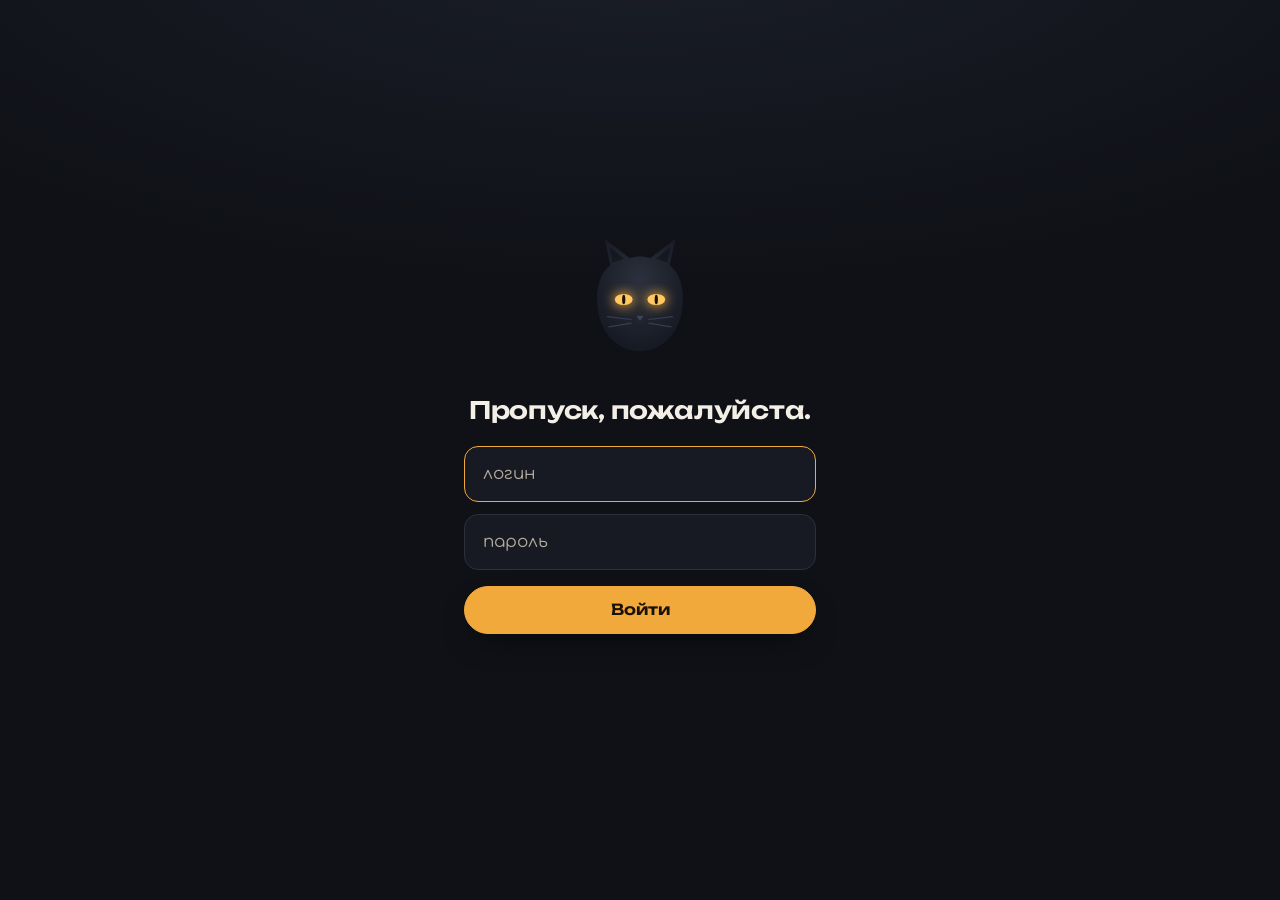
<file: index.html>
<!doctype html>
<html lang="ru">
  <head>
    <meta charset="utf-8" />
    <meta name="viewport" content="width=device-width, initial-scale=1, viewport-fit=cover" />
    <meta name="color-scheme" content="dark" />
    <meta name="theme-color" content="#0f1116" />
    <meta name="robots" content="noindex, nofollow" />
    <title>Экспедиция</title>
    <link rel="icon" href="/favicon.svg" type="image/svg+xml" />
    <script type="module" crossorigin src="/assets/root-iWzpL7FI.js"></script>
    <link rel="modulepreload" crossorigin href="/assets/paths-Dr2Vkqsd.js">
    <link rel="modulepreload" crossorigin href="/assets/access-B24lKLmi.js">
    <link rel="stylesheet" crossorigin href="/assets/paths-DWkbNgxT.css">
    <link rel="stylesheet" crossorigin href="/assets/base-ruXhoRFw.css">
  </head>
  <body>
    <main id="app" class="screen"></main>
  </body>
</html>
</file>
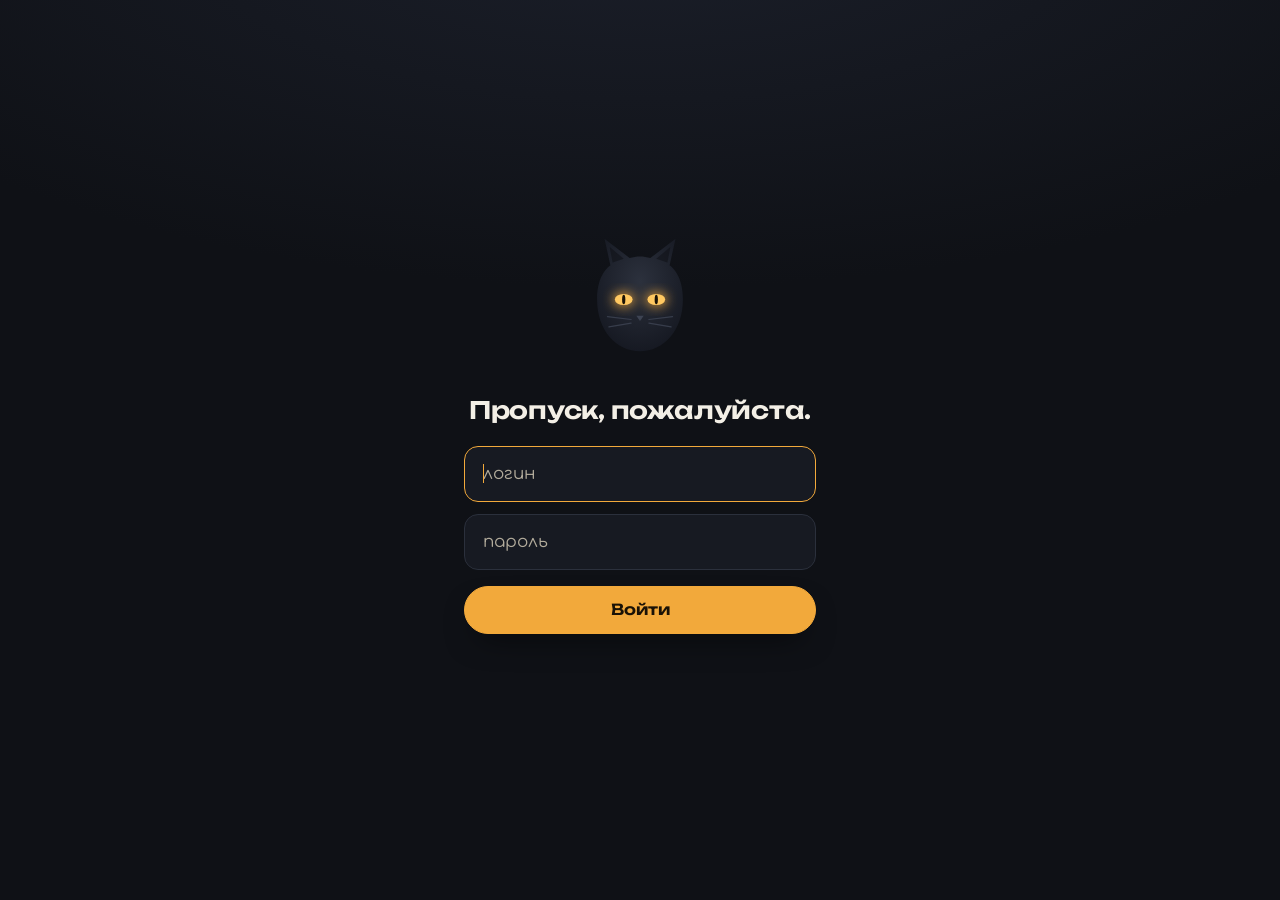
<file: game/index.html>
<!doctype html>
<html lang="ru">
  <head>
    <meta charset="utf-8" />
    <meta name="viewport" content="width=device-width, initial-scale=1, viewport-fit=cover" />
    <meta name="color-scheme" content="dark" />
    <meta name="theme-color" content="#0f1116" />
    <meta name="robots" content="noindex, nofollow" />
    <title>Экспедиция</title>
    <link rel="icon" href="/favicon.svg" type="image/svg+xml" />
    <script type="module" crossorigin src="/game/assets/game-DgcpzHCm.js"></script>
    <link rel="modulepreload" crossorigin href="/assets/paths-Dr2Vkqsd.js">
    <link rel="modulepreload" crossorigin href="/assets/access-B24lKLmi.js">
    <link rel="modulepreload" crossorigin href="/game/assets/defense-runtime-6_85Dh_v.js">
    <link rel="stylesheet" crossorigin href="/assets/paths-DWkbNgxT.css">
    <link rel="stylesheet" crossorigin href="/assets/defense-runtime-CUdD-O8c.css">
    <link rel="stylesheet" crossorigin href="/game/assets/game-MACPolkC.css">
    <link rel="stylesheet" crossorigin href="/assets/base-ruXhoRFw.css">
  </head>
  <body class="game">
    <canvas id="gl"></canvas>
    <div id="layers">
      <div id="labels"></div>
      <div id="panels"></div>
      <div id="dialog"></div>
      <div id="hud" hidden></div>
      <div id="legend" hidden></div>
      <div id="fade"></div>
      <div id="loading" hidden></div>
      <div id="confirm" hidden></div>
      <div id="dev" hidden></div>
      <div id="fatal" hidden></div>
    </div>
  </body>
</html>
</file>
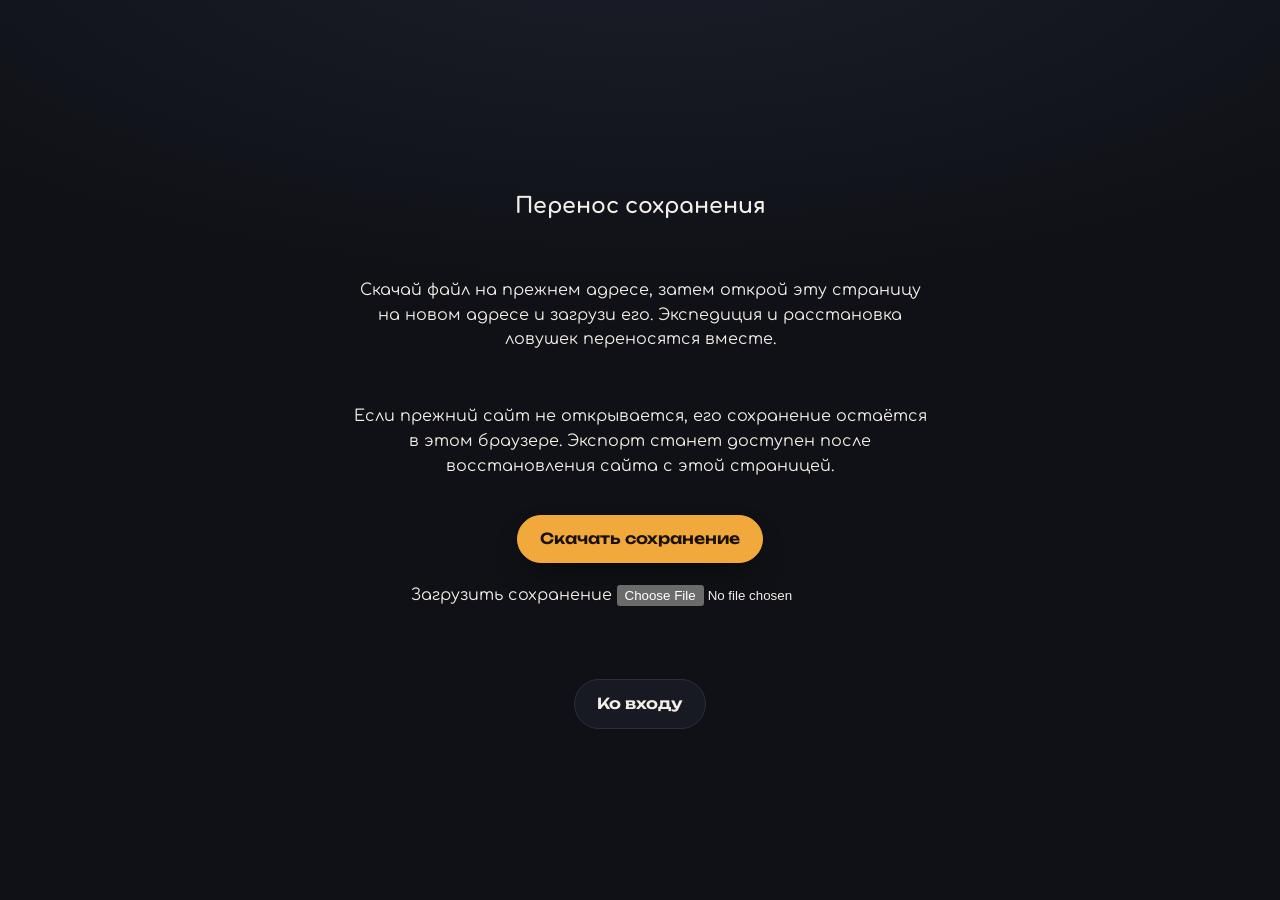
<file: transfer.html>
<!doctype html>
<html lang="ru">
  <head>
    <meta charset="utf-8" />
    <meta name="viewport" content="width=device-width, initial-scale=1" />
    <meta name="robots" content="noindex, nofollow" />
    <title>Перенос сохранения · Экспедиция</title>
    <link rel="icon" href="/favicon.svg" type="image/svg+xml" />
    <script type="module" crossorigin src="/assets/transfer-Bb4ATfX1.js"></script>
    <link rel="modulepreload" crossorigin href="/assets/paths-Dr2Vkqsd.js">
    <link rel="stylesheet" crossorigin href="/assets/paths-DWkbNgxT.css">
    <link rel="stylesheet" crossorigin href="/assets/base-ruXhoRFw.css">
  </head>
  <body><main id="app" class="screen"></main></body>
</html>
</file>
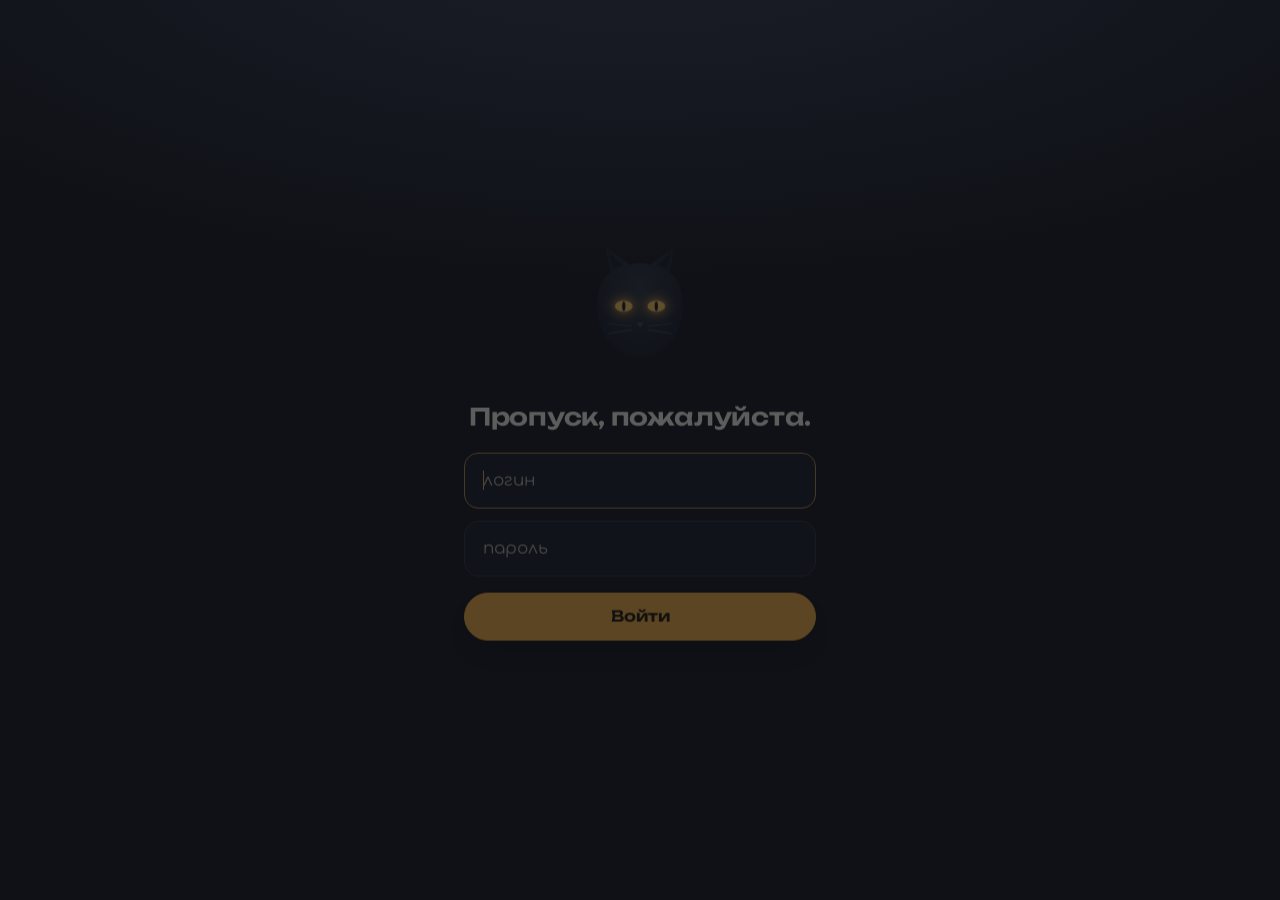
<file: game/lab/summit-defense.html>
<!doctype html>
<html lang="ru">
  <head>
    <meta charset="UTF-8" />
    <meta name="viewport" content="width=device-width, initial-scale=1.0" />
    <meta name="robots" content="noindex, nofollow" />
    <link rel="icon" href="/favicon.svg" type="image/svg+xml" />
    <title>Вершина · полевой прототип</title>
    <script type="module" crossorigin src="/game/assets/game-summit-Bq54fdko.js"></script>
    <link rel="modulepreload" crossorigin href="/assets/paths-Dr2Vkqsd.js">
    <link rel="modulepreload" crossorigin href="/assets/access-B24lKLmi.js">
    <link rel="modulepreload" crossorigin href="/game/assets/defense-runtime-6_85Dh_v.js">
    <link rel="stylesheet" crossorigin href="/assets/paths-DWkbNgxT.css">
    <link rel="stylesheet" crossorigin href="/assets/defense-runtime-CUdD-O8c.css">
  </head>
  <body>
    <main id="app"></main>
  </body>
</html>
</file>
<file: assets/paths-DWkbNgxT.css>
@font-face{font-family:Unbounded;font-style:normal;font-weight:200 900;font-display:swap;src:url(/fonts/unbounded-cyrillic-wght-normal.woff2)format("woff2-variations");unicode-range:U+301,U+400-45F,U+490-491,U+4B0-4B1,U+2116}@font-face{font-family:Unbounded;font-style:normal;font-weight:200 900;font-display:swap;src:url(/fonts/unbounded-latin-wght-normal.woff2)format("woff2-variations");unicode-range:U+??,U+131,U+152-153,U+2BB-2BC,U+2C6,U+2DA,U+2DC,U+304,U+308,U+329,U+2000-206F,U+20AC,U+2122,U+2191,U+2193,U+2212,U+2215,U+FEFF,U+FFFD}@font-face{font-family:Comfortaa;font-style:normal;font-weight:300 700;font-display:swap;src:url(/fonts/comfortaa-cyrillic-wght-normal.woff2)format("woff2-variations");unicode-range:U+301,U+400-45F,U+490-491,U+4B0-4B1,U+2116}@font-face{font-family:Comfortaa;font-style:normal;font-weight:300 700;font-display:swap;src:url(/fonts/comfortaa-latin-wght-normal.woff2)format("woff2-variations");unicode-range:U+??,U+131,U+152-153,U+2BB-2BC,U+2C6,U+2DA,U+2DC,U+304,U+308,U+329,U+2000-206F,U+20AC,U+2122,U+2191,U+2193,U+2212,U+2215,U+FEFF,U+FFFD}@font-face{font-family:Marck Script;font-style:normal;font-weight:400;font-display:swap;src:url(/fonts/marck-script-cyrillic-normal.woff2)format("woff2");unicode-range:U+301,U+400-45F,U+490-491,U+4B0-4B1,U+2116}@font-face{font-family:Marck Script;font-style:normal;font-weight:400;font-display:swap;src:url(/fonts/marck-script-latin-normal.woff2)format("woff2");unicode-range:U+??,U+131,U+152-153,U+2BB-2BC,U+2C6,U+2DA,U+2DC,U+304,U+308,U+329,U+2000-206F,U+20AC,U+2122,U+2191,U+2193,U+2212,U+2215,U+FEFF,U+FFFD}@font-face{font-family:Rubik Glitch;font-style:normal;font-weight:400;font-display:swap;src:url(/fonts/rubik-glitch-cyrillic-normal.woff2)format("woff2");unicode-range:U+301,U+400-45F,U+490-491,U+4B0-4B1,U+2116}@font-face{font-family:Rubik Glitch;font-style:normal;font-weight:400;font-display:swap;src:url(/fonts/rubik-glitch-latin-normal.woff2)format("woff2");unicode-range:U+??,U+131,U+152-153,U+2BB-2BC,U+2C6,U+2DA,U+2DC,U+304,U+308,U+329,U+2000-206F,U+20AC,U+2122,U+2191,U+2193,U+2212,U+2215,U+FEFF,U+FFFD}@font-face{font-family:JetBrains Mono;font-style:normal;font-weight:100 800;font-display:swap;src:url(/fonts/jetbrains-mono-cyrillic-wght-normal.woff2)format("woff2-variations");unicode-range:U+301,U+400-45F,U+490-491,U+4B0-4B1,U+2116}@font-face{font-family:JetBrains Mono;font-style:normal;font-weight:100 800;font-display:swap;src:url(/fonts/jetbrains-mono-latin-wght-normal.woff2)format("woff2-variations");unicode-range:U+??,U+131,U+152-153,U+2BB-2BC,U+2C6,U+2DA,U+2DC,U+304,U+308,U+329,U+2000-206F,U+20AC,U+2122,U+2191,U+2193,U+2212,U+2215,U+FEFF,U+FFFD}
</file>
<file: assets/base-ruXhoRFw.css>
:root{--bg:#0f1116;--bg-glow:#1b1f2a;--bg-raised:#171a22;--line:#2b303c;--text:#f3efe6;--text-muted:#b3ac9c;--accent:#f2a93b;--accent-strong:#ffc861;--accent-ink:#1a1206;--danger:#ffa07a;--font-display:"Unbounded", system-ui, sans-serif;--font-text:"Comfortaa", system-ui, sans-serif;--font-mono:"JetBrains Mono", ui-monospace, SFMono-Regular, Menlo, monospace;--font-glitch:"Rubik Glitch", var(--font-display);--radius:14px;--shadow:0 14px 32px -14px #000000bf;--ease-out:cubic-bezier(.22, 1, .36, 1);--lightningcss-light: ;--lightningcss-dark:initial;color-scheme:dark}*,:before,:after{box-sizing:border-box}html{-webkit-text-size-adjust:100%;height:100%}body{background:radial-gradient(120% 70% at 50% -10%, var(--bg-glow) 0%, var(--bg) 60%) fixed var(--bg);min-height:100%;color:var(--text);font-family:var(--font-text);-webkit-font-smoothing:antialiased;margin:0;font-size:1rem;line-height:1.55}::selection{background:var(--accent);color:var(--accent-ink)}:focus-visible{outline:2px solid var(--accent);outline-offset:3px}input{caret-color:var(--accent)}.screen{min-height:100dvh;padding:max(28px, env(safe-area-inset-top)) 20px max(28px, env(safe-area-inset-bottom));place-items:center;display:grid}.stub,.login{text-align:center;width:100%;max-width:22rem;animation:rise .6s var(--ease-out) both;flex-direction:column;align-items:center;display:flex}.portrait{width:132px;height:132px;margin:0 0 20px}.portrait svg{width:100%;height:100%;display:block;overflow:visible}.portrait .eyes{transform-origin:100px 98px;animation:7s ease-in-out infinite blink}.voice{font-family:var(--font-display);letter-spacing:-.01em;text-wrap:balance;margin:0 0 12px;font-size:1.25rem;font-weight:600;line-height:1.3}.title{font-family:var(--font-display);letter-spacing:-.02em;margin:0 0 8px;font-size:2rem;font-weight:700}.line{color:var(--text-muted);margin:0 0 14px}.address{font-family:var(--font-display);word-break:break-all;margin:0 0 10px;font-size:1.05rem;font-weight:500}.address strong{color:var(--accent-strong);font-weight:700}.creds{border:1px dashed var(--line);border-radius:var(--radius);background:var(--bg-raised);color:var(--text-muted);flex-wrap:wrap;justify-content:center;gap:6px 18px;margin:0 0 24px;padding:10px 18px;display:flex}.creds strong{font-family:var(--font-display);color:var(--text);font-weight:600}.actions{flex-direction:column;gap:10px;width:100%;margin-bottom:16px;display:flex}.btn{border:1px solid var(--line);background:var(--bg-raised);min-height:48px;color:var(--text);font-family:var(--font-display);cursor:pointer;transition:transform .15s var(--ease-out), background-color .15s var(--ease-out), border-color .15s var(--ease-out), color .15s var(--ease-out);border-radius:999px;justify-content:center;align-items:center;padding:12px 22px;font-size:.95rem;font-weight:600;text-decoration:none;display:inline-flex}.btn:hover{border-color:var(--accent)}.btn:active{transform:translateY(1px)}.btn:disabled{opacity:.6;cursor:progress}.btn-primary{background:var(--accent);border-color:var(--accent);color:var(--accent-ink);box-shadow:var(--shadow)}.btn-primary:hover{background:var(--accent-strong);border-color:var(--accent-strong)}.btn.is-done{border-color:var(--accent);color:var(--accent-strong)}.link-tiny{color:var(--text-muted);text-underline-offset:.22em;text-decoration:underline;-webkit-text-decoration-color:var(--line);text-decoration-color:var(--line);transition:color .15s var(--ease-out), text-decoration-color .15s var(--ease-out);font-size:.85rem}.link-tiny:hover{color:var(--text);-webkit-text-decoration-color:var(--accent);text-decoration-color:var(--accent)}.login-form{flex-direction:column;gap:12px;width:100%;display:flex}.login-form .voice{margin-bottom:8px}.field{width:100%;display:block}.field input{border-radius:var(--radius);border:1px solid var(--line);background:var(--bg-raised);width:100%;color:var(--text);font:inherit;transition:border-color .15s var(--ease-out);padding:14px 18px;font-size:1.05rem}.field input::placeholder{color:var(--text-muted)}.field input:focus{border-color:var(--accent);outline:none}.login-form .btn{margin-top:4px}.error{min-height:1.6em;color:var(--danger);margin:2px 0 0;font-weight:700}.sr-only{clip:rect(0 0 0 0);white-space:nowrap;width:1px;height:1px;position:absolute;overflow:hidden}.is-shaking{animation:.4s cubic-bezier(.36,.07,.19,.97) shake}@keyframes rise{0%{opacity:0;transform:translateY(10px)}to{opacity:1;transform:translateY(0)}}@keyframes shake{0%,to{transform:translate(0)}20%{transform:translate(-6px)}40%{transform:translate(6px)}60%{transform:translate(-4px)}80%{transform:translate(4px)}}@keyframes blink{0%,93%,to{transform:scaleY(1)}96%{transform:scaleY(.08)}}@media (width>=720px){.voice{font-size:1.5rem}.portrait{width:148px;height:148px}.actions{flex-direction:row}.actions .btn{flex:1}}@media (prefers-reduced-motion:reduce){.stub,.login,.is-shaking,.portrait .eyes{animation:none}.btn,.link-tiny,.field input{transition:none}}
</file>
<file: assets/defense-runtime-CUdD-O8c.css>
.summit-defense{--lightningcss-light:initial;--lightningcss-dark: ;color-scheme:light;color:#243a31;font-synthesis:none;--paper:#f9f8f0;--ink:#243a31;--muted:#52645b;--line:#d1d7c9;--accent:#c34a2d;--light-accent:#fff0e3;--header:86px;--footer:92px;--shop:340px;background:#c4dce0;font-family:Comfortaa,sans-serif}.summit-defense *{box-sizing:border-box}.summit-defense{margin:0}.summit-defense button,.summit-defense a{font:inherit}.summit-defense button{color:var(--ink);background:var(--paper);border:1px solid var(--line);cursor:pointer;border-radius:5px;justify-content:center;align-items:center;gap:8px;min-height:44px;padding:10px 14px;font-size:12px;font-weight:600;display:inline-flex}.summit-defense button:hover:not(:disabled){background:#eeefe4;border-color:#778e7b}.summit-defense button:active:not(:disabled){background:#dde5d5}.summit-defense button:disabled{opacity:.4;cursor:default}.summit-defense button:focus-visible,.summit-defense a:focus-visible{outline-offset:3px;outline:3px solid #dd603e}.summit-defense button[aria-pressed=true]{background:var(--light-accent);border-color:var(--accent)}.summit-defense .primary{background:var(--accent);border-color:var(--accent);color:#fffaf5;min-width:185px;font-family:Unbounded,sans-serif;font-size:11px;font-weight:500}.summit-defense .primary:hover:not(:disabled){background:#b8462b;border-color:#b8462b}.summit-defense .primary:active:not(:disabled){background:#b54429}.summit-defense .glyph{fill:none;stroke:currentColor;stroke-width:1.7px;stroke-linejoin:round;stroke-linecap:round;flex:none;width:22px;height:22px}.summit-defense a{color:#ad3c22;text-underline-offset:4px}.summit-defense ::selection{color:#263c31;background:#f4b790}.summit-defense [hidden]{display:none!important}.summit-defense svg{display:block}.summit-defense button,.summit-defense aside{scrollbar-color:#adbca7 #f3f3e8;scrollbar-width:thin}.summit-defense #scene{touch-action:none;width:100%;height:100%;display:block;position:fixed;inset:0}.summit-defense header{height:var(--header);color:#f7f5e9;background:#243a31;border-bottom:1px solid #526658;justify-content:space-between;align-items:center;gap:24px;padding:14px 24px;display:flex;position:fixed;inset:0 0 auto}.summit-defense header .brand{align-items:center;gap:12px;min-width:190px;display:flex}.summit-defense .brand>.glyph{stroke-width:1.4px;color:#eab586;width:42px;height:42px}.summit-defense .brand h1{letter-spacing:-.02em;margin:0;font-family:Unbounded,sans-serif;font-size:21px;font-weight:600;line-height:1.3}.summit-defense .brand span{color:#d4ddca;margin-top:5px;font-size:10px;display:block}.summit-defense header nav{flex:none;gap:6px;display:flex}.summit-defense header nav button{color:#f7f5e9;background:#30483b;border-color:#59705e;min-height:38px;padding:9px 12px;font-size:10px}.summit-defense header nav button:hover:not(:disabled){background:#42604c;border-color:#96ab8d}.summit-defense header nav button[aria-pressed=true]{background:#5a4e36;border-color:#eab586}.summit-defense .journey{flex:0 384px;width:384px}.summit-defense #stage-label{color:#d9dfce;margin:0 0 8px;font-size:10px;display:block}.summit-defense #progress-track{align-items:center;gap:6px;display:flex}.summit-defense #progress-track>button{color:#c0ceba;flex:1;align-items:center;gap:6px;min-width:0;display:flex;position:relative}.summit-defense #progress-track>button:after{content:"";background:#607460;flex:1;height:1px}.summit-defense #progress-track>button:last-child:after{display:none}.summit-defense #progress-track i{font-variant-numeric:tabular-nums;border:1px solid #687f66;border-radius:3px;flex:none;place-items:center;width:22px;height:22px;font-size:10px;font-style:normal;display:grid}.summit-defense #progress-track b{display:none}.summit-defense #progress-track [aria-current=step]{color:#f1bc8e}.summit-defense #progress-track [aria-current=step] i{color:#243a31;background:#e8ac7d;border-color:#e8ac7d}.summit-defense #progress-track [data-state=done] i{color:#e3eedb;background:#496c51;border-color:#9db88a}.summit-defense .readout{top:calc(var(--header) + 18px);background:var(--paper);border:1px solid #bcc9b7;border-radius:6px;align-items:stretch;gap:0;display:flex;position:fixed;left:24px;overflow:hidden;box-shadow:0 5px 18px #243a3112}.summit-defense .readout>span{border-right:1px solid var(--line);color:var(--muted);align-items:center;gap:8px;padding:12px 18px;font-size:9px;display:flex}.summit-defense .readout>span:last-child{border-right:0}.summit-defense .readout b{color:var(--ink);font-variant-numeric:tabular-nums;white-space:nowrap;margin-top:4px;font-family:Unbounded,sans-serif;font-size:17px;font-weight:500;line-height:1.3;display:block}.summit-defense .readout small{white-space:nowrap;margin-top:5px;font-size:8px;line-height:1.6;display:block}.summit-defense .readout .glyph{color:#7f6d43;width:23px;height:23px}.summit-defense .attack-plan{max-width:calc(100% - 48px);top:calc(var(--header) + 103px);color:#284131;background:#f7f8ebdf;border:1px solid #bfceb7;border-radius:4px;flex-wrap:wrap;gap:15px;padding:8px 11px;font-size:9px;line-height:1.6;display:flex;position:fixed;left:24px}.summit-defense .attack-plan b{font-variant-numeric:tabular-nums}.summit-defense .attack-plan>span{max-width:100%}.summit-defense[data-shop=open] .attack-plan{max-width:calc(100% - var(--shop) - 72px)}.summit-defense #goal-label{font-weight:600}.summit-defense #notice{left:24px;top:calc(var(--header) + 178px);color:#813222;pointer-events:none;background:#fff3e5;border:0;border-radius:5px;max-width:490px;margin:0;padding:0;font-size:12px;line-height:1.7;position:fixed}.summit-defense #notice:not(:empty){border:1px solid #d4ab82;padding:11px 14px}.summit-defense #placement{left:24px;bottom:calc(var(--footer) + 18px);color:#fff5e8;pointer-events:none;background:#294439;border-radius:4px;max-width:540px;padding:10px 14px;font-size:11px;line-height:1.6;position:fixed}.summit-defense #placement:empty{display:none}.summit-defense #shop-open{top:calc(var(--header) + 18px);height:48px;padding:10px 16px;position:fixed;right:24px;box-shadow:0 5px 18px #243a3112}.summit-defense[data-shop=open] #shop-open,.summit-defense[data-mode=running] #shop-open,.summit-defense[data-mode=won] #shop-open,.summit-defense[data-mode=intro] #shop-open{display:none}.summit-defense #shop-panel{top:calc(var(--header) + 18px);right:24px;bottom:calc(var(--footer) + 18px);width:var(--shop);background:var(--paper);border:1px solid #b5c4ae;border-radius:8px;flex-direction:column;padding:18px;display:flex;position:fixed;overflow:hidden;box-shadow:0 10px 30px #2c44321c}.summit-defense[data-shop=closed] #shop-panel,.summit-defense[data-mode=running] #shop-panel,.summit-defense[data-mode=won] #shop-panel,.summit-defense[data-mode=intro] #shop-panel{display:none}.summit-defense .shop-heading{flex:none;justify-content:space-between;align-items:center;gap:8px;display:flex}.summit-defense .shop-heading h2{letter-spacing:-.02em;margin:0;font-family:Unbounded,sans-serif;font-size:16px;font-weight:500;line-height:1.45}.summit-defense .shop-heading button{background:0 0;border:0;min-width:36px;min-height:36px;padding:6px}.summit-defense .shop-heading .glyph{width:20px;height:20px}.summit-defense .shop-detail{color:var(--muted);flex:none;max-width:27em;margin:8px 0 16px;font-size:10px;line-height:1.7}.summit-defense .inventory{overscroll-behavior:contain;scrollbar-color:#99ad91 #edf0e6;scrollbar-width:thin;flex:1;grid-template-columns:repeat(2,minmax(0,1fr));grid-auto-rows:max-content;align-content:start;gap:10px;min-height:0;margin:-3px -5px -3px -3px;padding:3px 5px 3px 3px;display:grid;overflow-y:auto}.summit-defense .item-card{background:#fafbf4;border:1px solid #c3cdbb;border-radius:5px;flex-direction:column;flex:none;align-items:stretch;gap:0;min-width:0;min-height:0;padding:0;display:flex;position:relative;overflow:hidden}.summit-defense .item-art{aspect-ratio:1;background:#edf0e6;width:100%;max-height:110px}.summit-defense .item-card kbd{color:#4c6350;z-index:1;background:#f9faf1;border:1px solid #c8d2bf;border-radius:3px;place-items:center;width:20px;height:20px;font:500 9px Comfortaa,sans-serif;display:grid;position:absolute;top:7px;left:7px}.summit-defense .item-bottom{min-height:51px;color:var(--ink);border-top:1px solid #d2dbca;justify-content:space-between;align-items:center;gap:4px;padding:10px 9px;display:flex}.summit-defense .item-bottom>span{text-align:left;overflow-wrap:normal;min-width:0;font-size:11px;font-weight:600;line-height:1.4}.summit-defense .item-bottom b{color:#654625;flex:none;align-items:center;gap:3px;font-family:Unbounded,sans-serif;font-size:12px;font-weight:500;display:flex}.summit-defense .item-bottom .glyph{stroke-width:1.8px;width:15px;height:15px}.summit-defense .item-card:hover:not(:disabled){background:#eef3e8;border-color:#678465}.summit-defense .item-card[aria-pressed=true]{border-color:var(--accent);box-shadow:inset 0 0 0 1px var(--accent);background:#fff0e3}.summit-defense .item-card[aria-pressed=true] .item-bottom{border-color:#dfa085}.summit-defense .item-card:disabled{opacity:.5}.summit-defense .item-card:focus-visible{outline-offset:-3px}.summit-defense .shop-note{border-top:1px solid var(--line);color:var(--muted);flex:none;align-items:flex-start;gap:9px;margin-top:14px;padding-top:13px;display:flex}.summit-defense .shop-note>.glyph{color:#587751;width:18px;height:18px;margin-top:2px}.summit-defense .shop-note p{margin:0;font-size:9px;line-height:1.7}.summit-defense footer{height:var(--footer);background:var(--paper);border-top:1px solid #b5c4ae;justify-content:space-between;align-items:center;gap:18px;padding:12px 24px;display:flex;position:fixed;inset:auto 0 0}.summit-defense .instructions{flex-direction:column;flex:1;gap:5px;min-width:0;display:flex}.summit-defense .instructions p{color:var(--muted);max-width:650px;margin:0;font-size:11px;line-height:1.7}.summit-defense .defense-actions{flex:none;align-items:center;gap:12px;display:flex}.summit-defense .defense-actions button{font-size:10px}.summit-defense #objective{display:none}.summit-defense #saved{color:var(--muted);max-width:170px;font-size:9px;line-height:1.7}.summit-defense #edit{gap:6px;display:flex}.summit-defense #edit button{min-height:32px;padding:6px 10px;font-size:9px}.summit-defense #remove{color:#aa3e28}.summit-defense #description:not(:empty)+#edit:not([hidden]){margin-top:0}.summit-defense #overlay{background:#243a316b;place-items:center;padding:24px;display:grid;position:fixed;inset:0}.summit-defense #overlay section{background:var(--paper);border:1px solid #b4c2ad;border-radius:8px;width:min(480px,100%);padding:30px;box-shadow:0 18px 55px #243a3126}.summit-defense #overlay h2{letter-spacing:-.02em;text-wrap:balance;margin:16px 0 18px;font-family:Unbounded,sans-serif;font-size:25px;font-weight:500;line-height:1.5}.summit-defense .dialog-mark{color:#4d7051;background:#e4edda;border:1px solid #c2d2b7;border-radius:5px;place-items:center;width:45px;height:45px;display:grid}.summit-defense .dialog-mark .glyph{stroke-width:1.4px;width:31px;height:31px}.summit-defense #overlay-copy p{color:var(--muted);margin:0 0 14px;font-size:12px;line-height:1.9}.summit-defense #overlay-copy strong{color:var(--ink)}.summit-defense #overlay-action{width:100%;min-height:48px;margin-top:10px}.summit-defense #overlay-cancel{width:100%;min-height:44px;margin-top:8px}.summit-defense #overlay[data-kind=intro]{background:#243a3121;place-items:center start;padding-left:60px}.summit-defense #overlay[data-kind=intro] section{width:430px}.summit-defense #overlay[data-kind=intro] h2{font-size:29px}@media (width>=1400px){.summit-defense #progress-track b{font-size:8px;font-weight:400;line-height:1.3;display:block}.summit-defense .journey{flex-basis:430px;width:430px}.summit-defense #progress-track{gap:8px}.summit-defense #progress-track>button:after{min-width:5px}.summit-defense .item-art{max-height:110px}}@media (width<=1300px){.summit-defense{--shop:322px}.summit-defense .journey{flex-basis:310px;width:310px}.summit-defense header{gap:16px;padding:14px 20px}.summit-defense header .brand{min-width:175px}.summit-defense .brand h1{font-size:20px}.summit-defense .readout{left:20px}.summit-defense #shop-panel{padding:16px;right:20px}.summit-defense #shop-open{right:20px}.summit-defense .item-art{max-height:110px}.summit-defense .shop-detail{margin-bottom:12px}.summit-defense .inventory{gap:8px}.summit-defense .shop-note{padding-top:12px}.summit-defense .shop-note p{font-size:9px}.summit-defense footer{gap:14px;padding:12px 20px}.summit-defense #saved{display:none}.summit-defense #description{max-width:680px}.summit-defense .defense-actions{gap:8px}.summit-defense #notice,.summit-defense #placement,.summit-defense .attack-plan{left:20px}}@media (width<=950px){.summit-defense .journey{flex-basis:160px;width:160px}.summit-defense .brand>.glyph{width:33px;height:33px}.summit-defense header .brand{min-width:140px}.summit-defense .brand h1{font-size:17px}.summit-defense header nav button{padding:8px;font-size:9px}.summit-defense .readout>span{padding:10px 12px}.summit-defense .readout b{font-size:14px}.summit-defense .defense-actions #clear{display:none}.summit-defense .instructions p{font-size:10px}.summit-defense .primary{min-width:160px}.summit-defense #overlay[data-kind=intro]{padding-left:30px}}@media (width<=700px){.summit-defense{--header:76px;--footer:105px;--shop:290px}.summit-defense header{gap:8px;padding:10px 12px}.summit-defense .brand>.glyph{display:none}.summit-defense header .brand{min-width:100px}.summit-defense .brand h1{font-size:15px}.summit-defense .journey{display:none}.summit-defense header nav button{min-height:38px;padding:8px;font-size:8px}.summit-defense .readout{left:12px;top:calc(var(--header) + 12px)}.summit-defense .readout>span{padding:8px 10px;font-size:8px}.summit-defense .readout .glyph{width:18px;height:18px}.summit-defense .readout b{font-size:12px}.summit-defense .readout>span:last-child{display:none}.summit-defense .attack-plan{left:12px;top:calc(var(--header) + 84px);gap:8px;max-width:calc(100% - 24px);font-size:8px}.summit-defense #shop-open{right:12px;top:calc(var(--header) + 12px);padding:8px 10px;font-size:9px}.summit-defense #shop-panel{right:12px;top:calc(var(--header) + 12px);bottom:calc(var(--footer) + 12px);padding:14px}.summit-defense .shop-heading h2{font-size:14px}.summit-defense .item-art{max-height:96px}.summit-defense .item-bottom{min-height:36px;padding:8px}.summit-defense .item-bottom>span{font-size:11px}.summit-defense .shop-detail{font-size:9px}.summit-defense .shop-note{display:none}.summit-defense footer{align-items:center;gap:10px;padding:10px 12px}.summit-defense .instructions p{font-size:9px;line-height:1.6}.summit-defense #edit{flex-wrap:wrap;gap:4px}.summit-defense #edit button{min-height:28px;padding:5px;font-size:8px}.summit-defense .defense-actions #start{min-width:120px;padding:10px;font-size:9px}.summit-defense .defense-actions #start .glyph{display:none}.summit-defense #notice{left:12px;top:calc(var(--header) + 127px);max-width:calc(100% - 24px);font-size:10px}.summit-defense #placement{left:12px;bottom:calc(var(--footer) + 12px);max-width:calc(100% - 24px);font-size:10px}.summit-defense #overlay{padding:18px}.summit-defense #overlay section{padding:24px}.summit-defense #overlay h2{font-size:21px}.summit-defense #overlay[data-kind=intro]{place-items:center;padding:18px}.summit-defense #overlay[data-kind=intro] section{width:min(430px,100%)}.summit-defense #overlay[data-kind=intro] h2{font-size:24px}}@media (prefers-reduced-motion:no-preference){.summit-defense #overlay[data-kind=intro] section{animation:.2s cubic-bezier(.16,1,.3,1) arrive}@keyframes arrive{0%{opacity:.7;transform:translateY(8px)}to{opacity:1;transform:translateY(0)}}}@media (width<=700px){.summit-defense[data-shop=open] .attack-plan{visibility:hidden}}.summit-defense #progress-track>button{min-height:32px;font:inherit;text-align:left;background:0 0;border:0;padding:0}.summit-defense #progress-track>button:hover:not(:disabled){color:#fff3d7;background:0 0}.summit-defense #progress-track>button:hover:not(:disabled) i{border-color:#f1bc8e}.summit-defense #progress-track>button:focus-visible{outline-offset:2px}.summit-defense .journey small{color:#c0ceba;margin-top:2px;font-size:8px;line-height:1.3;display:block}.summit-defense #stage-label{margin-bottom:3px}.summit-defense #overlay-stages{width:100%;min-height:44px;margin-top:8px}.summit-defense #progress-track [aria-current=step] i{outline-offset:2px;outline:2px solid #f1bc8e}.summit-defense{pointer-events:auto;position:fixed;inset:0}.summit-defense header nav{max-width:350px}
</file>
<file: game/assets/game-MACPolkC.css>
html,body.game{height:100%;overflow:hidden}.dream-controls{pointer-events:auto;justify-items:end;gap:10px;max-width:min(440px,100vw - 40px);display:grid;position:absolute;bottom:28px;right:24px}.dream-kick-timer{color:#f5e4c4;text-align:center;min-width:4.5em;font:500 1rem var(--font-text);font-variant-numeric:tabular-nums;background:#151c26;border-radius:4px;padding:4px 8px}.dream-kick,.dream-close{pointer-events:auto;cursor:pointer;color:#f5e4c4;font:600 .95rem var(--font-display);background:#28242a;border:1px solid #d6b67c;border-radius:8px;padding:12px 22px;transition:background-color .16s,border-color .16s}.dream-kick:active,.dream-close:active{background-color:#4e3e2e}.dream-kick.is-armed{background:#665135;border-color:#f4cb80}.dream-kick:focus-visible,.dream-close:focus-visible{outline-offset:4px;outline:2px solid #f4cb80}.dream-panel{color:#f4e9d4;pointer-events:auto;scrollbar-color:#93866f #151c26;background:#151c26;border:1px solid #6d7480;border-radius:12px;width:min(660px,100vw - 48px);max-height:calc(100vh - 210px);padding:24px 28px;position:absolute;top:50%;left:50%;overflow:auto;transform:translate(-50%,-50%);box-shadow:0 18px 50px #0009}.dream-panel header{justify-content:space-between;align-items:center;gap:20px;display:flex}.dream-panel h2{font:600 1.2rem var(--font-display);margin:0}.dream-close{padding:10px 14px;font-size:.75rem}.dream-clock{width:min(450px,100vw - 48px)}.dream-clock-large{max-width:290px;margin:24px auto 12px}.dream-clock-large svg{width:100%;display:block}.dream-dial{fill:#f3e6c9;stroke:#a88142;stroke-width:5px}.dream-marks{stroke:#384453;stroke-width:2.5px}.dream-current-hand{stroke:#242937;stroke-width:6px;stroke-linecap:round}.dream-above-hand{stroke:#53798a;stroke-width:4px;stroke-dasharray:5 4}.dream-pin{fill:#a88142}.dream-clock-key{color:#f4e9d4;font:600 .9rem var(--font-text);justify-content:space-between;gap:16px;display:flex}.dream-above-key{color:#b8d6e3}.dream-clock>p:last-child{font:400 .88rem/1.6 var(--font-text)}.dream-nightmare-veil{pointer-events:none;-webkit-backdrop-filter:blur(9px);backdrop-filter:blur(9px);background:#a9b1b34d;position:absolute;inset:0}@media (hover:hover) and (pointer:fine){.dream-kick:hover,.dream-close:hover{background-color:#493b2c;border-color:#f4cb80}}@media (height<=820px){.dream-panel{padding:20px}.dream-clock-large{max-width:210px}}@media (prefers-reduced-motion:reduce){.dream-kick,.dream-close{transition:none}}body.game{background:#000}#gl{touch-action:none;outline:none;width:100%;height:100%;display:block;position:fixed;inset:0}#layers{pointer-events:none;position:fixed;inset:0}#layers>div{pointer-events:none;position:absolute;inset:0}#layers>div[hidden],#layers [hidden]{display:none!important}.label3d{white-space:nowrap;color:var(--accent-strong);font:600 .85rem var(--font-display);background:#0f1116d1;border:1px solid #f2a93b73;border-radius:999px;padding:7px 14px;animation:1.6s ease-in-out infinite label-pulse;position:absolute;top:0;left:0;box-shadow:0 0 24px #f2a93b40}.label3d.is-jeer{font:600 .68rem var(--font-text);letter-spacing:.01em;color:#cfd6e2;box-shadow:none;background:#0c0e13b3;border-color:#8ca0be59;padding:3px 9px;animation:none}.label3d.is-jeer:after{background:#0c0e13b3;border-bottom-color:#8ca0be59;border-right-color:#8ca0be59}.label3d.is-clickable{pointer-events:auto;cursor:pointer}.label3d.is-clickable:hover{color:#fff;border-color:var(--accent-strong)}.label3d:after{content:"";background:#0f1116d1;border-bottom:1px solid #f2a93b73;border-right:1px solid #f2a93b73;width:8px;height:8px;position:absolute;bottom:-5px;left:50%;transform:translate(-50%)rotate(45deg)}.dialog{left:0;right:0;bottom:max(28px, env(safe-area-inset-bottom));-webkit-backdrop-filter:blur(12px);backdrop-filter:blur(12px);border:1px solid var(--line);border-radius:var(--radius);width:min(760px,100% - 40px);box-shadow:var(--shadow);pointer-events:auto;cursor:pointer;-webkit-user-select:none;user-select:none;background:#0f1116e0;grid-template-columns:92px 1fr;gap:16px;margin-inline:auto;padding:14px 40px 14px 14px;display:grid;position:absolute}.dialog.is-shown{animation:rise .35s var(--ease-out) both}.dialog.is-bare{grid-template-columns:1fr}.dialog-portrait{background:var(--bg-raised);border-radius:50%;align-self:center;width:92px;height:92px;margin:0;overflow:hidden}.dialog-portrait svg{width:100%;height:100%;display:block}.dialog-portrait[hidden]{visibility:hidden}.dialog-name{font:700 .75rem var(--font-display);letter-spacing:.08em;text-transform:uppercase;color:var(--accent);margin-bottom:6px}.dialog-text{font:400 1.12rem/1.5 var(--font-text);min-height:3.2em;margin:0}.dialog-more{color:var(--accent);animation:1s ease-in-out infinite bob;position:absolute;bottom:12px;right:16px}.hud-buttons{pointer-events:auto;gap:8px;display:flex;position:absolute;top:16px;right:16px}.hud-btn{border:1px solid var(--line);width:48px;height:48px;color:var(--text);cursor:pointer;-webkit-backdrop-filter:blur(8px);backdrop-filter:blur(8px);pointer-events:auto;transition:border-color .2s, color .2s, transform .2s var(--ease-out);background:#0f1116b8;border-radius:9px;place-items:center;padding:0;display:grid}.hud-btn:hover:not(:disabled){border-color:var(--accent);color:var(--accent-strong);transform:translateY(-1px)}.hud-btn:disabled{opacity:.3;cursor:default}.hud-btn[hidden],.hud-map .icon-close,.hud-map.is-close .icon-map{display:none}.hud-map.is-close .icon-close{display:block}.hud-sound .cross{display:none}.hud-sound.is-off .cross{display:block}.hud-sound.is-off .wave{display:none}.hint{border:1px solid var(--line);width:fit-content;font:600 .95rem var(--font-display);color:var(--text);white-space:nowrap;-webkit-backdrop-filter:blur(8px);backdrop-filter:blur(8px);background:#0f1116d1;border-radius:999px;margin-inline:auto;padding:10px 20px;position:absolute;bottom:150px;left:0;right:0}.hint.is-shown{animation:rise .4s var(--ease-out) both}.pointer-label{border:1px solid var(--line);font:600 .82rem var(--font-display);color:var(--text);white-space:nowrap;pointer-events:none;will-change:transform;background:#0f1116db;border-radius:8px;margin:18px 0 0 18px;padding:4px 10px;position:absolute;top:0;left:0}.map-panel{pointer-events:auto;border:1px solid var(--line);border-radius:var(--radius);background:#0f1116e6;grid-template-rows:auto 1fr;max-width:960px;max-height:640px;margin:auto;display:grid;position:absolute;inset:64px;overflow:hidden}.map-panel header{justify-content:space-between;align-items:center;padding:12px 12px 12px 18px;display:flex}.map-panel h2{font:700 1rem var(--font-display);margin:0}.map-view{border:1px solid var(--line);border-radius:10px;margin:0 16px 16px}.lock-panel{pointer-events:auto;text-align:center;border:1px solid var(--line);border-radius:var(--radius);-webkit-backdrop-filter:blur(10px);backdrop-filter:blur(10px);background:#0f1116e0;width:min(340px,100% - 40px);padding:16px 18px 14px;position:absolute;bottom:20px;right:20px}.lock-panel h2{font:800 .95rem var(--font-display);letter-spacing:.06em;text-transform:uppercase;color:var(--accent);margin:0 0 2px}.lock-sign{color:var(--text-muted);margin:0 0 14px;font-size:.82rem}.lock-dials{justify-content:center;gap:14px;margin-bottom:14px;display:flex}.lock-dial{justify-items:center;gap:4px;display:grid}.lock-dial b{font:700 2rem var(--font-display);min-width:2ch;color:var(--text);font-variant-numeric:tabular-nums;line-height:1.1}.lock-step{cursor:pointer;width:44px;height:30px;color:var(--text-muted);background:var(--bg-raised);border:1px solid var(--line);border-radius:8px;place-items:center;transition:border-color .2s,color .2s;display:grid}.lock-step:hover:not(:disabled){border-color:var(--accent);color:var(--accent-strong)}.lock-step:disabled,.lock-open:disabled{opacity:.4;cursor:default}.lock-actions{gap:10px;display:flex}.lock-actions button{cursor:pointer;font:600 .88rem var(--font-display);color:var(--text);background:var(--bg-raised);border:1px solid var(--line);border-radius:10px;flex:1;padding:10px 12px;transition:border-color .2s,color .2s}.lock-actions button:hover:not(:disabled){border-color:var(--accent);color:var(--accent-strong)}.lock-error{color:#e2685c;margin:10px 0 0;font-size:.82rem}.lock-panel{transition:opacity .3s}.lock-panel.is-top{opacity:0;pointer-events:none}.lock-panel.is-wrong{animation:.4s ease-in-out lock-shake}@keyframes lock-shake{0%,to{transform:translate(0)}25%{transform:translate(-7px)}75%{transform:translate(7px)}}.aca-notebook{pointer-events:auto;cursor:pointer;text-align:left;width:min(268px,100% - 40px);font:inherit;color:inherit;border:1px solid var(--line);border-radius:var(--radius);-webkit-backdrop-filter:blur(10px);backdrop-filter:blur(10px);transition:border-color .2s, opacity .25s, transform .25s var(--ease-out);background:#0f1116db;padding:14px 16px 12px;position:absolute;bottom:20px;right:20px}.aca-notebook:hover{border-color:var(--accent)}.aca-notebook.is-collapsed{opacity:0;pointer-events:none;transform:translateY(12px)}.aca-notebook h2{font:800 .9rem var(--font-display);letter-spacing:.06em;text-transform:uppercase;color:var(--accent);margin:0 0 8px}.aca-marks{gap:6px;margin-bottom:10px;display:flex}.aca-marks i{background:var(--line);height:3px;transition:background .3s var(--ease-out);border-radius:2px;flex:1}.aca-marks i.is-filled{background:var(--accent)}.aca-last{min-height:2.6em;color:var(--text-muted);margin:0;font:400 1.02rem/1.35 Marck Script,cursive}.aca-last.is-fresh{color:var(--text);animation:rise .35s var(--ease-out) both}.aca-deduce{pointer-events:auto;border:1px solid var(--line);border-radius:var(--radius);-webkit-backdrop-filter:blur(10px);backdrop-filter:blur(10px);background:#0f1116e6;flex-direction:column;width:min(1180px,100% - 40px);max-height:calc(100vh - 32px);padding:16px 20px 14px;display:flex;position:absolute;top:max(16px,50% - 360px);left:50%;transform:translate(-50%)}.aca-deduce-body{grid-template-columns:minmax(0,.78fr) minmax(0,1fr);align-items:start;gap:22px;min-height:0;display:grid;overflow-y:auto}.aca-observed h3{font:800 .72rem var(--font-display);letter-spacing:.08em;text-transform:uppercase;color:var(--text-muted);margin:0 0 8px}.aca-notes{flex-direction:column;gap:9px;max-height:min(66vh,580px);margin:0;padding:0 14px 0 0;list-style:none;display:flex;overflow-y:scroll}.aca-notes::-webkit-scrollbar{width:9px}.aca-notes::-webkit-scrollbar-track{background:#ffffff21;border-radius:999px}.aca-notes::-webkit-scrollbar-thumb{background:#f2a93bcc;border-radius:999px}.aca-notes li{color:var(--text);padding-left:15px;font:400 1.14rem/1.32 Marck Script,cursive;position:relative}.aca-notes li:before{content:"—";color:var(--accent);position:absolute;left:0}.aca-status{color:var(--text-muted);align-self:center;max-width:60%;margin-right:auto;font-size:.78rem}.aca-status.is-wrong{color:var(--accent-strong);gap:2px;font:400 1.02rem/1.3 Marck Script,cursive;display:grid}.aca-submit:disabled{opacity:.45;cursor:default}.aca-close{cursor:pointer;width:32px;height:32px;font:400 1.4rem/1 var(--font-display);color:var(--text-muted);border:1px solid var(--line);background:0 0;border-radius:8px;padding:0;transition:border-color .2s,color .2s;position:absolute;top:10px;right:12px}.aca-close:hover{border-color:var(--accent);color:var(--accent-strong)}.aca-deduce h2{font:800 .9rem var(--font-display);letter-spacing:.06em;text-transform:uppercase;color:var(--accent);margin:0 0 10px}.aca-phrase{font:400 1.08rem/1.95 var(--font-text);color:var(--text);white-space:pre-line;margin:0 0 12px}.aca-slot{cursor:pointer;vertical-align:baseline;min-width:104px;color:var(--text);border:0;border-bottom:2px dashed var(--line);background:0 0;border-radius:4px;margin:0 2px;padding:3px 10px;font:400 1.16rem Marck Script,cursive;transition:border-color .2s,background .2s}.aca-deduce.is-picking .aca-slot{border-bottom-color:var(--accent);background:#f2a93b12}.aca-chip.is-picked{border-color:var(--accent);color:var(--accent-strong);background:#f2a93b29;box-shadow:0 0 0 2px #f2a93b40}.aca-slot.is-filled{border-bottom-style:solid;border-bottom-color:var(--accent);background:#f2a93b1a}.aca-deduce.is-dragging .aca-slot{border-bottom-color:var(--accent);background:#f2a93b12}.aca-slot.is-over{background:#f2a93b42;box-shadow:0 0 0 2px #f2a93b73}.aca-chips{flex-wrap:wrap;gap:7px;min-height:2.4em;margin-bottom:14px;display:flex}.aca-chip,.aca-ghost{cursor:grab;color:var(--text);background:var(--bg-raised);border:1px solid var(--line);border-radius:999px;padding:5px 13px;font:400 1.16rem Marck Script,cursive;transition:border-color .2s,color .2s}.aca-chip:hover{border-color:var(--accent);color:var(--accent-strong)}.aca-ghost{pointer-events:none;z-index:40;opacity:.94;box-shadow:var(--shadow);margin:-16px 0 0 -40px;position:fixed;top:0;left:0}.aca-actions{justify-content:flex-end;gap:10px;display:flex}.aca-actions button,.aca-clear{cursor:pointer;font:600 .88rem var(--font-display);color:var(--text);background:var(--bg-raised);border:1px solid var(--line);border-radius:10px;padding:9px 18px;transition:border-color .2s,color .2s}.aca-actions button:hover,.aca-clear:hover{border-color:var(--accent);color:var(--accent-strong)}.aca-submit{border-color:#f2a93b80!important}.aca-spell{pointer-events:auto;border:1px solid var(--line);border-radius:var(--radius);-webkit-backdrop-filter:blur(10px);backdrop-filter:blur(10px);background:#0f1116ed;width:min(880px,100% - 40px);padding:18px 20px 16px;position:absolute;top:50%;left:50%;transform:translate(-50%,-50%)}.aca-spell h2{font:800 .9rem var(--font-display);letter-spacing:.06em;text-transform:uppercase;color:var(--accent);margin:0 0 12px}.aca-spell-body{grid-template-columns:minmax(0,1.05fr) minmax(0,1fr);align-items:start;gap:20px;display:grid}.aca-recipe{border:1px solid var(--line);border-radius:8px;width:100%;height:auto}.aca-spell-hint{color:var(--text-muted);margin:0 0 12px;font-size:.82rem}.aca-letters{flex-wrap:wrap;gap:8px;margin-bottom:16px;display:flex}.aca-letter{cursor:pointer;width:52px;height:52px;font:700 1.5rem var(--font-display);color:var(--text);background:var(--bg-raised);border:1px solid var(--line);border-radius:10px;transition:border-color .2s,opacity .2s}.aca-letter:hover{border-color:var(--accent);color:var(--accent-strong)}.aca-letter.is-used{opacity:.25}.aca-spell .aca-word{min-height:2.1em;font:700 1.5rem var(--font-display);letter-spacing:.22em;color:var(--accent-strong);background:var(--bg-raised);border:1px solid var(--line);border-radius:10px;margin-bottom:14px;padding:8px 12px}.aca-deduce.is-wrong{animation:.4s ease-in-out deduce-shake}.aca-spell.is-wrong{animation:.4s ease-in-out spell-shake}@keyframes deduce-shake{0%,to{transform:translate(-50%)}25%{transform:translate(calc(-50% - 7px))}75%{transform:translate(calc(7px - 50%))}}@keyframes spell-shake{0%,to{transform:translate(-50%,-50%)}25%{transform:translate(calc(-50% - 7px),-50%)}75%{transform:translate(calc(7px - 50%),-50%)}}.inv{pointer-events:auto;border:1px solid var(--line);border-radius:var(--radius);box-shadow:var(--shadow);-webkit-backdrop-filter:blur(4px);backdrop-filter:blur(4px);background:#0f1116db;padding:10px 12px 12px;position:absolute;bottom:16px;left:16px}.inv h2{font:800 .72rem var(--font-display);letter-spacing:.08em;text-transform:uppercase;color:var(--accent);margin:0 0 8px}.inv-slots{gap:8px;margin:0;padding:0;list-style:none;display:flex}.inv-cell{display:none}.inv-cell.is-filled{cursor:pointer;background:var(--bg-raised);border:1px solid var(--line);width:74px;color:var(--text-muted);border-radius:10px;justify-items:center;gap:4px;padding:6px 4px 5px;transition:border-color .2s,color .2s,transform .15s;display:grid}.inv-cell.is-filled:hover{border-color:var(--accent);color:var(--text);transform:translateY(-2px)}.inv-cell.is-held{border-color:var(--accent-strong);color:var(--accent-strong);animation:1.6s ease-in-out infinite inv-held}.inv-cell canvas{width:44px;height:44px;display:block}.inv-cell b{font:600 .6rem/1.1 var(--font-text);letter-spacing:0;text-align:center;overflow-wrap:anywhere}.inv.is-dragging .inv-cell.is-held{opacity:.4}.inv-ghost{z-index:40;pointer-events:none;filter:drop-shadow(0 6px 12px #00000080);margin:-22px 0 0 -22px;position:fixed;top:0;left:0}.inv-ghost canvas{width:44px;height:44px;display:block}@keyframes inv-held{0%,to{box-shadow:0 0 #f2a93b00}50%{box-shadow:0 0 16px #f2a93b73}}#layers>#confirm{pointer-events:auto;-webkit-backdrop-filter:blur(4px);backdrop-filter:blur(4px);background:#08090c9e;place-items:center;display:grid}.confirm{text-align:center;border:1px solid var(--line);border-radius:var(--radius);width:min(420px,100% - 40px);box-shadow:var(--shadow);background:#0f1116f5;padding:22px 24px 18px}.confirm h2{font:800 1.05rem var(--font-display);color:var(--accent);margin:0 0 8px}.confirm p{font:400 .95rem/1.5 var(--font-text);color:var(--text-muted);margin:0 0 18px}.confirm-actions{gap:10px;display:flex}.confirm-actions button{cursor:pointer;font:600 .9rem var(--font-display);color:var(--text);background:var(--bg-raised);border:1px solid var(--line);border-radius:10px;flex:1;padding:11px 12px;transition:border-color .2s,color .2s}.confirm-actions button:hover{border-color:var(--accent);color:var(--accent-strong)}.confirm-yes{border-color:#f2a93b80!important}.legend{pointer-events:auto;border:1px solid var(--line);border-radius:var(--radius);-webkit-backdrop-filter:blur(10px);backdrop-filter:blur(10px);background:#0f1116bd;width:270px;max-height:calc(100dvh - 96px);padding:16px 18px 14px;position:absolute;top:76px;right:20px;overflow-y:auto}.legend h2{font:800 1rem var(--font-display);letter-spacing:.06em;text-transform:uppercase;color:var(--accent);margin:0 0 2px}.legend-sub{color:var(--text-muted);margin:0 0 12px;font-size:.8rem}.legend ol{gap:2px;margin:0;padding:0;list-style:none;display:grid}.legend li{color:var(--text-muted);border-radius:8px;grid-template-columns:22px 1fr 12px;align-items:center;gap:8px;padding:4px 8px;font-size:.9rem;transition:background .2s;display:grid}.legend .num{font:600 .72rem var(--font-display)}.legend .dot{background:0 0;border-radius:50%;width:8px;height:8px}.legend li.is-open{color:var(--text)}.legend li.is-open .dot{background:var(--text-muted)}.legend li.is-next{color:var(--accent-strong);cursor:pointer;background:#f2a93b1a}.legend li.is-next:hover{background:#f2a93b33}.legend li.is-next .dot{background:var(--accent);animation:1.6s ease-in-out infinite pulse}.legend li.is-hover{background:#ffffff12}.legend li.is-replay{cursor:pointer;min-height:30px}.legend li.is-replay:focus-visible{outline:2px solid var(--accent);outline-offset:2px}@media (hover:hover) and (pointer:fine){.legend li.is-replay:hover{background:#ffffff12}}.legend-reward{width:100%;min-height:42px;font:600 .82rem var(--font-display);color:var(--text);cursor:pointer;background:#28271e;border:1px solid #a5884f;border-radius:5px;margin-bottom:12px}.legend-reward[hidden]{display:none}.legend-foot{color:var(--text-muted);margin:12px 0 0;font-size:.74rem}#layers>#loading{pointer-events:auto;background:radial-gradient(120% 70% at 50% -10%, var(--bg-glow) 0%, var(--bg) 60%) var(--bg);place-items:center;display:grid}.loading{width:min(440px,100% - 40px)}.loading-title{font:700 1.5rem var(--font-display);text-wrap:balance;margin:0 0 18px}.loading-bar{background:var(--bg-raised);border:1px solid var(--line);border-radius:999px;height:10px;overflow:hidden}.loading-bar i{background:linear-gradient(90deg, var(--accent), var(--accent-strong));width:0;height:100%;transition:width .25s var(--ease-out);display:block}.loading-log{font:400 .95rem/1.8 var(--font-text);color:var(--text-muted);min-height:10.8em;margin:16px 0 0;padding:0;list-style:none}.loading-log li{border-bottom:1px dashed var(--line);animation:rise .3s var(--ease-out) both;justify-content:space-between;gap:12px;display:flex}.loading-log li span:before{content:"— "}.loading-log em{color:var(--accent);font-style:normal}.loading-status{min-height:1.6em;color:var(--text);margin:14px 0 0}.loading-start{margin-top:6px}#fade{opacity:1;background:#000}.dev{pointer-events:auto;border:1px solid var(--line);width:420px;max-height:calc(100% - 32px);color:var(--text);background:#0a0c10f2;border-radius:12px;padding:14px;font:12px/1.5 ui-monospace,SFMono-Regular,Menlo,monospace;position:absolute;top:16px;left:16px;overflow:auto}.dev h2{font:700 .85rem var(--font-display);margin:0 0 10px}.dev table{border-collapse:collapse;width:100%}.dev td{border-bottom:1px solid var(--line);vertical-align:middle;padding:3px 4px}.dev button,.dev select,.dev input[type=range]{font:inherit;border:1px solid var(--line);background:var(--bg-raised);color:var(--text);cursor:pointer;border-radius:6px;padding:2px 8px}.dev button:hover:not(:disabled){border-color:var(--accent)}.dev button:disabled{opacity:.4;cursor:default}.dev .row{flex-wrap:wrap;align-items:center;gap:10px;margin-top:10px;display:flex}.dev .muted{color:var(--text-muted)}.fps{color:#9df59d;pointer-events:none;z-index:10;background:#000000a6;border-radius:6px;padding:4px 8px;font:12px ui-monospace,monospace;position:fixed;bottom:16px;left:16px}.gl-saving{pointer-events:auto;background:#0f11168c;place-items:center;transition:opacity .25s linear;display:grid;position:absolute;inset:0}.gl-saving-box{text-align:center;width:min(440px,100% - 40px)}.gl-saving h2{font:700 1.5rem var(--font-display);margin:0 0 18px}.gl-saving-bar{background:var(--bg-raised);border:1px solid var(--line);border-radius:999px;height:10px;overflow:hidden}.gl-saving-bar i{background:linear-gradient(90deg, var(--accent), var(--accent-strong));width:0;height:100%;display:block}.gl-saving-step{min-height:1.6em;font:400 .95rem var(--font-text);color:var(--text-muted);margin:14px 0 0}.gl-saving.is-torn{opacity:0}.gl-saving.is-torn .gl-saving-box{animation:.25s ease-in forwards gl-tear}@keyframes gl-tear{to{filter:blur(6px);transform:translateY(-28px)scaleY(.2)}}.gl-paws{pointer-events:none;position:absolute;inset:0}.gl-paw{opacity:0;width:46px;height:41px;margin:-20px 0 0 -23px;animation:1.1s ease-out forwards gl-paw-step;position:absolute}.gl-paw:before{content:"";background:#ffffffe0;border-radius:50%;width:9px;height:9px;position:absolute;top:0;left:4px;box-shadow:11px -3px #ffffffe0,22px -3px #ffffffe0,32px 1px #ffffffe0}.gl-paw:after{content:"";background:#ffffffe0;border-radius:50% 50% 46% 46%;position:absolute;inset:15px 5px 0}.gl-paw[data-paw="1"]{animation-delay:90ms}.gl-paw[data-paw="2"]{animation-delay:.18s}.gl-paw[data-paw="3"]{animation-delay:.27s}.gl-paw[data-paw="4"]{animation-delay:.36s}@keyframes gl-paw-step{0%{opacity:0}12%{opacity:1}to{opacity:.8}}.gl-console{pointer-events:auto;color:var(--text-muted);font:400 .92rem/1.55 var(--font-mono);background:#07080b;grid-template-rows:auto 1fr auto;gap:10px;padding:22px clamp(18px,5vw,64px) 176px;display:grid;position:absolute;inset:0}.gl-head{border-bottom:1px solid var(--line);padding-bottom:12px}.gl-head h2{font:400 1.5rem var(--font-glitch);letter-spacing:.04em;color:var(--accent-strong);text-transform:uppercase;margin:0 0 10px}.gl-about{max-width:78ch;margin:0}.gl-about p{opacity:.8;margin:0}.gl-help-hint{color:var(--accent);opacity:1!important;margin-top:6px!important}.gl-log{white-space:pre-wrap;overflow-wrap:anywhere;-webkit-user-select:text;user-select:text;cursor:text;overflow-y:auto}.gl-log ::selection{background:var(--accent);color:var(--accent-ink)}.gl-log::selection{background:var(--accent);color:var(--accent-ink)}.gl-line{min-height:1.55em}.gl-line.is-echo{color:var(--accent-strong)}.gl-line.is-reject{color:var(--danger)}.gl-form{border-top:1px solid var(--line);align-items:center;gap:10px;padding-top:12px;display:flex}.gl-prompt{color:var(--accent);white-space:nowrap}.gl-console.is-editing .gl-prompt{color:var(--accent-strong)}.gl-input{font:inherit;color:var(--text);caret-color:var(--accent-strong);background:0 0;border:0;outline:none;flex:1}.gl-form.is-busy{opacity:.45}.gl-report{pointer-events:auto;border:1px solid var(--line);border-radius:var(--radius);width:min(720px,100% - 40px);max-height:calc(100vh - 32px);box-shadow:var(--shadow);background:#0f1116f7;padding:20px 22px 18px;position:absolute;top:50%;left:50%;overflow:auto;transform:translate(-50%,-50%)}.gl-report h2{font:700 1.1rem var(--font-display);color:var(--accent);margin:0 0 14px}.gl-report h3{font:600 .74rem var(--font-display);letter-spacing:.08em;text-transform:uppercase;color:var(--text-muted);margin:0 0 8px}.gl-cards{flex-direction:column;gap:6px;margin:0 0 16px;padding:0;list-style:none;display:flex}.gl-card,.gl-ghost{cursor:grab;font:400 .95rem var(--font-text);color:var(--text);background:var(--bg-raised);border:1px solid var(--line);border-radius:10px;align-items:center;gap:12px;padding:9px 14px;transition:border-color .2s,background .2s;display:flex}.gl-card:hover{border-color:var(--accent)}.gl-card.is-over{border-color:var(--accent-strong);background:#f2a93b1f}.gl-card.is-picked{border-color:var(--accent-strong);color:var(--accent-strong)}.gl-report.is-picking .gl-card{border-style:dashed}.gl-num{min-width:1.2em;font:600 .9rem var(--font-mono);color:var(--accent)}.gl-ghost{pointer-events:none;z-index:40;opacity:.94;box-shadow:var(--shadow);margin:-18px 0 0 -120px;position:fixed;top:0;left:0}.gl-field{margin-bottom:14px}.gl-opts{flex-wrap:wrap;gap:8px;display:flex}.gl-opt{cursor:pointer;font:400 .9rem var(--font-text);color:var(--text);background:var(--bg-raised);border:1px solid var(--line);border-radius:999px;padding:7px 14px;transition:border-color .2s,color .2s}.gl-opt:hover{border-color:var(--accent)}.gl-opt.is-on{border-color:var(--accent-strong);color:var(--accent-ink);background:var(--accent)}.gl-report-actions{justify-content:flex-end;align-items:center;gap:12px;display:flex}.gl-report-status{font:400 .86rem var(--font-text);color:var(--text-muted);flex:1}.gl-report-status.is-wrong{color:var(--danger)}.gl-submit{cursor:pointer;font:600 .88rem var(--font-display);color:var(--text);background:var(--bg-raised);border:1px solid var(--line);border-radius:10px;padding:9px 18px;transition:border-color .2s,color .2s}.gl-submit:hover:not(:disabled){border-color:var(--accent);color:var(--accent-strong)}.gl-submit:disabled{opacity:.4;cursor:default}.gl-report.is-wrong{animation:.4s ease-in-out gl-report-shake}@keyframes gl-report-shake{0%,to{transform:translate(-50%,-50%)}25%{transform:translate(calc(-50% - 7px),-50%)}75%{transform:translate(calc(7px - 50%),-50%)}}#layers>#fatal{pointer-events:auto;background:var(--bg);place-items:center;display:grid}.fatal{text-align:center;flex-direction:column;align-items:center;max-width:22rem;display:flex}@keyframes pulse{0%,to{opacity:1;transform:scale(1)}50%{opacity:.55;transform:scale(1.5)}}@keyframes bob{0%,to{transform:translate(0)}50%{transform:translate(4px)}}@keyframes label-pulse{0%,to{box-shadow:0 0 18px #f2a93b33}50%{box-shadow:0 0 30px #f2a93b80}}@media (prefers-reduced-motion:reduce){.dialog.is-shown,.hint.is-shown,.loading-log li,.label3d,.dialog-more,.legend li.is-next .dot,.lock-panel.is-wrong,.aca-deduce.is-wrong,.aca-spell.is-wrong,.aca-last.is-fresh{animation:none}.inv-cell.is-held{animation:none;box-shadow:0 0 16px #f2a93b73}.gl-paw{opacity:.7;animation:none}.gl-saving.is-torn .gl-saving-box,.gl-report.is-wrong{animation:none}}.tr-grid{pointer-events:auto;border:1px solid var(--line);border-radius:var(--radius);-webkit-backdrop-filter:blur(10px);backdrop-filter:blur(10px);background:#0f1116e6;flex-direction:column;width:min(1140px,100% - 36px);max-height:min(100vh - 28px,50vh + 326px);padding:14px 18px 12px;display:flex;position:absolute;top:max(14px,50% - 340px);left:50%;transform:translate(-50%)}.tr-head{grid-template-columns:1fr auto;align-items:start;gap:4px 16px;display:grid;position:relative}.tr-head h2{font:800 1.05rem var(--font-display);margin:0}.tr-rule{font:700 .9rem/1.3 var(--font-display);color:var(--accent);border:1px solid var(--accent);background:#f2a93b14;border-radius:7px;grid-column:1;margin:2px 0 8px;padding:7px 11px}.tr-ticket{opacity:.92;border-radius:5px;grid-area:1/2/span 2;width:170px;height:auto}.tr-close{width:30px;height:30px;color:var(--text-muted);cursor:pointer;background:0 0;border:0;font-size:1.25rem;position:absolute;top:-4px;right:-4px}.tr-close:hover{color:var(--text)}.tr-body{grid-template-columns:minmax(0,1fr) minmax(0,.82fr);align-items:start;gap:20px;min-height:0;display:grid;overflow-y:auto}.tr-table{border-collapse:collapse;width:100%}.tr-table th{font:700 .72rem var(--font-display);color:var(--text-muted);white-space:nowrap;padding:4px 6px}.tr-table th[scope=row]{text-align:right}.tr-corner{text-align:left!important}.tr-liar-head{color:var(--accent)!important}.tr-table td{padding:2px}.tr-cell,.tr-liar{border:1px solid var(--line);width:100%;min-width:38px;height:38px;color:var(--text);font:700 1.05rem var(--font-display);cursor:pointer;background:#ffffff0d;border-radius:5px;justify-content:center;align-items:center;display:flex}.tr-cell:hover,.tr-liar:hover{background:#ffffff1c}.tr-cell.is-yes{border-color:var(--accent);color:var(--accent);background:#f2a93b33}.tr-cell.is-no{color:var(--text-muted)}.tr-cell.is-no.is-auto{color:#ffffff47;background:#ffffff05}.tr-liar-cell{padding-left:12px!important}.tr-liar{border-radius:999px}.tr-liar.is-on{color:#ffb3aa;background:#d64e4247;border-color:#d64e42}.tr-liar.is-on:after{content:"●"}.tr-dirs{font:400 .76rem var(--font-body);color:var(--text-muted);margin:8px 0 0}.tr-actions{align-items:center;gap:12px;margin-top:12px;display:flex}.tr-clear{font:700 .84rem var(--font-display);color:var(--text-muted);border:1px solid var(--line);cursor:pointer;background:0 0;border-radius:8px;margin-left:auto;padding:8px 16px}.tr-clear:hover{color:var(--text);border-color:var(--text-muted)}.tr-submit{font:700 .88rem var(--font-display);background:var(--accent);color:#1a1205;cursor:pointer;border:0;border-radius:8px;padding:8px 20px}.tr-submit:hover{filter:brightness(1.08)}.tr-status{font:400 .86rem var(--font-body);color:var(--text-muted)}.tr-status.is-wrong{color:#ff9b8f}.tr-right h3{font:800 .7rem var(--font-display);letter-spacing:.08em;text-transform:uppercase;color:var(--text-muted);margin:0 0 6px}.tr-right h3+ul+h3{margin-top:14px}.tr-heard,.tr-seen{flex-direction:column;gap:7px;margin:0 0 4px;padding:0;list-style:none;display:flex}.tr-heard li,.tr-seen li{font:400 .87rem/1.32 var(--font-body);color:var(--text)}.tr-heard li b{font:700 .72rem var(--font-display);color:var(--accent);display:block}.tr-seen li span{color:var(--text-muted)}.tr-manifest{border-collapse:collapse;font:400 .8rem var(--font-body);margin:5px 0 0}.tr-manifest td{color:var(--text);padding:1px 12px 1px 0}.tr-manifest td:last-child{color:var(--accent)}.tr-open{pointer-events:auto;cursor:pointer;filter:drop-shadow(0 6px 16px #00000080);transition:transform .16s var(--ease-out);background:0 0;border:0;padding:0;line-height:0;position:absolute;bottom:18px;left:18px}.tr-open canvas{border-radius:6px;width:176px;height:auto;display:block}.tr-open:hover{transform:translateY(-3px)rotate(-1.2deg)}.tr-grid.is-shake{animation:.4s ease-in-out tr-shake}@keyframes tr-shake{0%,to{transform:translate(-50%)}25%{transform:translate(calc(-50% - 7px))}75%{transform:translate(calc(7px - 50%))}}@media (prefers-reduced-motion:reduce){.tr-grid.is-shake{animation:none}.tr-open{transition:none}.tr-open:hover{transform:none}}.dp-slate,.dp-table,.dp-lock{pointer-events:auto;border:1px solid var(--line);border-radius:var(--radius);-webkit-backdrop-filter:blur(10px);backdrop-filter:blur(10px);background:#0f1116e6;flex-direction:column;gap:10px;max-height:min(100vh - 200px,50vh + 286px);padding:14px 18px;display:flex;position:absolute;top:max(14px,50% - 300px);left:50%;transform:translate(-50%)}.dp-slate{width:min(420px,100% - 36px)}.dp-table{width:min(680px,100% - 36px)}.dp-lock{width:min(460px,100% - 36px)}.dp-head{justify-content:space-between;align-items:center;display:flex;position:relative}.dp-title{font:800 1.02rem var(--font-display);letter-spacing:.06em}.dp-close{width:30px;height:30px;color:var(--text-muted);cursor:pointer;background:0 0;border:0;font-size:1.25rem;line-height:1}.dp-close:hover{color:var(--accent-strong)}.dp-body{flex-direction:column;gap:10px;min-height:0;display:flex}.dp-line{grid-template-columns:18px 1fr repeat(3,40px);align-items:center;gap:8px;display:grid}.dp-num{font:700 .85rem var(--font-display);color:var(--text-muted)}.dp-mark{letter-spacing:.34em;min-height:38px;font:600 1.35rem var(--font-mono);color:var(--accent-strong);border:1px solid var(--line);background:#080a0ebf;border-radius:7px;align-items:center;padding:7px 12px;display:flex}.dp-key,.dp-turn,.dp-wipe,.dp-submit{cursor:pointer;min-height:38px;color:var(--text);border:1px solid var(--line);font:700 1rem var(--font-display);background:#0f1116b8;border-radius:7px;padding:6px 10px;transition:border-color .18s,color .18s}.dp-key:hover,.dp-turn:hover,.dp-wipe:hover,.dp-submit:hover{border-color:var(--accent);color:var(--accent-strong)}.dp-wipe{align-self:flex-start;font-size:.86rem}.dp-grid{grid-template-columns:repeat(3,1fr);gap:4px 18px;min-height:0;padding-right:6px;display:grid;overflow-y:scroll}.dp-cell{border-bottom:1px solid #ffffff0f;align-items:baseline;gap:10px;padding:3px 8px;display:flex}.dp-cell b{min-width:1.1em;font:700 1rem var(--font-display);color:var(--accent-strong)}.dp-cell span{font:500 1.05rem var(--font-mono);letter-spacing:.22em;color:var(--text)}.dp-drums{justify-content:center;gap:14px;display:flex}.dp-drum{flex-direction:column;align-items:center;gap:6px;display:flex}.dp-face{width:74px;height:74px;font:800 2.1rem var(--font-display);color:var(--accent-strong);border:1px solid var(--line);background:#080a0ecc;border-radius:9px;justify-content:center;align-items:center;display:flex}.dp-turn{width:74px}.dp-submit{align-self:center;padding:8px 22px}.dp-status{text-align:center;min-height:1.2em;font:500 .9rem var(--font-mono);color:var(--text-muted)}.dp-status.is-wrong{color:var(--accent-strong)}.dp-lock.is-shake{animation:.4s ease-in-out dp-shake}@keyframes dp-shake{0%,to{transform:translate(-50%)}25%{transform:translate(calc(-50% - 7px))}75%{transform:translate(calc(7px - 50%))}}.dp-open{pointer-events:auto;cursor:pointer;color:var(--accent-strong);font:700 .86rem var(--font-display);letter-spacing:.04em;transition:transform .16s var(--ease-out), border-color .18s;background:#0f1116d9;border:1px solid #f2a93b73;border-radius:8px;padding:9px 14px;position:absolute;bottom:196px;right:22px}.dp-open:hover{border-color:var(--accent);transform:translateY(-3px)}@media (prefers-reduced-motion:reduce){.dp-lock.is-shake{animation:none}.dp-open,.dp-key,.dp-turn,.dp-wipe,.dp-submit{transition:none}.dp-open:hover{transform:none}}.dp-air{pointer-events:none;border:1px solid var(--line);-webkit-backdrop-filter:blur(8px);backdrop-filter:blur(8px);background:#0f1116c7;border-radius:999px;align-items:center;gap:10px;padding:7px 14px;display:flex;position:absolute;top:18px;left:50%;transform:translate(-50%)}.dp-air-label{font:700 .78rem var(--font-display);letter-spacing:.1em;text-transform:uppercase;color:var(--text-muted)}.dp-air-track{background:#080a0ed9;border-radius:999px;width:220px;height:10px;overflow:hidden}.dp-air-track i{transform-origin:0;background:linear-gradient(90deg,#6fbf7a,#9fd66a);width:100%;height:100%;transition:background .3s;display:block}.dp-air.is-low .dp-air-track i{background:linear-gradient(90deg,#d8543a,#e8863a);animation:.9s ease-in-out infinite dp-air-pulse}.dp-air.is-low .dp-air-label{color:var(--accent-strong)}@keyframes dp-air-pulse{0%,to{opacity:1}50%{opacity:.45}}@media (prefers-reduced-motion:reduce){.dp-air.is-low .dp-air-track i{animation:none}}.dr-panel{pointer-events:auto;color:#eee4d8;background:#131112f7;border:1px solid #d96b5680;border-radius:12px;flex-direction:column;gap:12px;width:min(1180px,100% - 36px);max-height:calc(100vh - 100px);padding:18px 22px 22px;display:flex;position:absolute;top:74px;left:50%;overflow:auto;transform:translate(-50%);box-shadow:0 18px 70px #0009}.dr-head{justify-content:space-between;align-items:center;gap:20px;display:flex}.dr-head h2{font:800 1.1rem var(--font-display);letter-spacing:.04em;margin:0}.dr-close{color:#d5b1a6;cursor:pointer;background:0 0;border:0;font-size:1.8rem;line-height:1}.dr-close:hover{color:#fff}.dr-reference{width:min(640px,100% - 36px)}.dr-reference-body{color:#302726;background:#bdad9b;border:1px solid #66504b;padding:22px}.dr-reference-body strong{font:700 .82rem var(--font-display)}.dr-reference-strip{height:76px;margin:14px 0}.dr-reference-body .dr-cross-reference{height:58px;font:700 58px/58px var(--font-mono)}.dr-reference-body p{font:500 .9rem/1.5 var(--font-text);margin:15px 0}.dr-develop-layout{grid-template-columns:minmax(0,1.15fr) minmax(320px,.85fr);gap:22px;min-height:0;display:grid}.dr-negative-wrap{min-width:0}.dr-negative{aspect-ratio:8/5;background:linear-gradient(#ded8c6 0 36%,#9d9b8a 62%,#555d5e 100%);border:8px solid #26201e;position:relative;overflow:hidden;box-shadow:inset 0 0 90px #18191f9e}.dr-landscape{position:absolute;inset:0;overflow:hidden}.dr-hill{background:#343e45;border-radius:52% 52% 0 0;width:62%;height:75%;position:absolute;bottom:-31%}.dr-hill-left{left:-8%;transform:rotate(-7deg)}.dr-hill-right{right:-8%;transform:rotate(7deg)}.dr-flag{background:#15191d;width:3px;height:18%;position:absolute;top:42%;left:50%}.dr-flag:after{content:"";border-top:12px solid #b74a3f;border-right:23px solid #0000;position:absolute;top:0;left:3px}.dr-coordinate{white-space:nowrap;font:800 1.1rem var(--font-display);color:#171d1e;background:#ece1c5f0;border-radius:4px;padding:7px 12px;position:absolute;top:70%;left:50%;transform:translate(-50%)}.dr-caption{color:#bba99f;font:600 .77rem var(--font-display);letter-spacing:.08em;text-transform:uppercase;margin:7px 0 0}.dr-workspace{flex-direction:column;gap:10px;min-width:0;display:flex}.dr-card{color:#302726;background:#bdad9b;border:1px solid #66504b;padding:10px 12px}.dr-card strong{font:700 .74rem var(--font-display);letter-spacing:.05em}.dr-strip{border:1px solid #5b4b47;height:48px;margin:7px 0;display:flex}.dr-strip i{flex:1}.dr-cross-reference,.dr-cross-live{text-align:center;height:28px;font:700 31px/28px var(--font-mono)}.dr-sliders{gap:9px;margin-top:3px;display:grid}.dr-slider{font:600 .82rem var(--font-display);grid-template-columns:118px 1fr;align-items:center;gap:12px;display:grid}.dr-slider input{accent-color:#d0715e;cursor:pointer;width:100%}.dr-guide{color:#baaaa1;font:500 .83rem/1.45 var(--font-text);margin:0}.dr-take{color:#fff2e9;cursor:pointer;font:700 .85rem var(--font-display);background:#5f2925;border:1px solid #b46657;border-radius:7px;align-self:flex-start;padding:10px 15px}.dr-take:hover{background:#78352e}.dr-take:focus-visible{outline-offset:2px;outline:2px solid #fff2e9}.dr-take:disabled{opacity:.4;cursor:default}.dr-feedback{color:#f0ae9a;min-height:1.2em;font:600 .8rem var(--font-text);margin:0}.dr-mix-body{flex-direction:column;gap:15px;display:flex}.dr-mix-card{color:#2f2824;background:#cbbba3;border:2px solid #6e5d4e;align-items:center;gap:16px;padding:14px 18px;display:flex}.dr-mix-card strong{font:800 .92rem var(--font-display);white-space:nowrap}.dr-mix-card p{font:500 .8rem/1.5 var(--font-text);margin:0}.dr-mix-card b{font:800 1.4rem var(--font-display);white-space:nowrap}.dr-mix-card span{font:700 .74rem var(--font-display);white-space:nowrap}.dr-mix-bench{grid-template-columns:1fr 280px;gap:20px;display:grid}.dr-mix-cups{gap:14px;display:grid}.dr-mix-row{align-items:center;gap:10px;display:flex}.dr-mix-row strong{min-width:125px;font:800 .83rem var(--font-display)}.dr-mix-cup{color:#fff2df;min-width:88px;min-height:90px;font:800 .79rem var(--font-display);cursor:grab;touch-action:none;-webkit-user-select:none;user-select:none;background:#67594c;border:2px solid #9a8977;border-radius:4px 4px 12px 12px;padding:38px 6px 8px;position:relative}.dr-mix-cup:before{content:"";background:#dcac6db3;border-radius:2px;height:26px;position:absolute;top:7px;left:10px;right:10px}.dr-mix-cup.is-water:before{background:#85afb5cc}.dr-mix-cup.is-selected{border-color:#efcb94}.dr-mix-cup:focus-visible{outline-offset:3px;outline:2px solid #fff}.dr-mix-jug{text-align:center;background:#202b2d;border:3px solid #8b9d9e;border-top-width:8px;border-radius:8px 8px 28px 28px;flex-direction:column;gap:9px;min-height:208px;padding:13px;display:flex}.dr-mix-jug strong{font:800 .84rem var(--font-display)}.dr-mix-jug p{font:600 .72rem/1.35 var(--font-text);margin:0}.dr-mix-liquid{background:repeating-linear-gradient(0deg,#0000 0 22px,#eae0cb59 22px 23px);border:1px solid #809094;flex:1;min-height:110px;position:relative;overflow:hidden}.dr-mix-liquid i,.dr-mix-liquid b{position:absolute;bottom:0;left:0;right:0}.dr-mix-liquid i{background:#84aeb4b3}.dr-mix-liquid b{background:#c08351d9}.dr-tray-body{flex-direction:column;gap:14px;display:flex}.dr-baths{grid-template-columns:repeat(4,minmax(0,1fr));gap:12px;display:grid}.dr-bath{text-align:left;color:#e3d5c3;cursor:default;background:#292d2d;border:2px solid #5b5652;border-radius:6px;flex-direction:column;gap:11px;min-height:112px;padding:13px;display:flex}.dr-bath strong{font:800 .9rem var(--font-display)}.dr-bath span{font:500 .78rem/1.35 var(--font-text);color:#c4b7ac}.dr-bath.is-current{background:#3b302b;border-color:#e1a26e}.dr-bath.is-done{border-color:#7b8277}.dr-bath.is-next{background:#474037;border-color:#edc38d;box-shadow:0 0 0 3px #e1a26e29}.dr-dry{font:800 .9rem var(--font-display);background:repeating-linear-gradient(90deg,#313433 0 12px,#454948 12px 14px);justify-content:center;align-items:center}.dr-bath:focus-visible{outline-offset:3px;outline:2px solid #fff2e9}.dr-tray-sheet{cursor:ew-resize;touch-action:none;-webkit-user-select:none;user-select:none;width:min(640px,100%);transform:translate(var(--drag-x,0px), var(--drag-y,0px)) rotate(var(--tilt,0deg));background:#d5cbbb;border:1px solid #ada392;grid-template-columns:1fr 1fr;align-self:center;gap:12px;padding:14px 14px 28px;display:grid;position:relative;box-shadow:0 9px 20px #00000054}.dr-tray-sheet:after{content:attr(data-instruction);text-align:center;color:#534037;font:700 .7rem var(--font-display);position:absolute;bottom:4px;left:0;right:0}.dr-tray-sheet.is-ready{cursor:grab}.dr-tray-sheet.is-held.is-ready{cursor:grabbing}.dr-tray-sheet:focus-visible{outline-offset:4px;outline:3px solid #f3c17e}.dr-tray-sheet img{aspect-ratio:16/9;object-fit:cover;width:100%;opacity:var(--reveal);filter:blur(var(--blur)) sepia(var(--sepia));pointer-events:none;display:block}.dr-tray-meters{grid-template-columns:1fr 1fr;gap:20px;display:grid}.dr-tray-meters[hidden],.dr-stop-choices[hidden],.dr-fix-meter[hidden]{display:none}.dr-tray-meter{font:700 .78rem var(--font-display);color:#d8c8ba;grid-template-columns:105px 1fr;align-items:center;gap:10px;display:grid}.dr-tray-track{background:#3e3b39;border-radius:8px;height:13px;position:relative;overflow:visible}.dr-tray-track i{border-radius:inherit;background:#b8795e;height:100%;transition:width .15s;display:block}.dr-tray-meter.is-ready .dr-tray-track i{background:#99b5a0}.dr-tray-track b{background:#f1d8a5;width:2px;height:21px;position:absolute;top:-4px}.dr-stop-choices{gap:14px;display:flex}.dr-stop-choice{color:#fff3e3;cursor:pointer;min-height:58px;font:800 .82rem var(--font-display);border:2px solid #9b8c81;border-radius:8px;flex:1}.dr-stop-choice.is-fresh{background:#9c5838}.dr-stop-choice.is-spent{background:#56435f}.dr-stop-choice:focus-visible{outline-offset:3px;outline:2px solid #fff}.dr-fix-meter{font:700 .78rem var(--font-display);grid-template-columns:190px 1fr;align-items:center;gap:12px;display:grid}.dr-fix-meter>div{background:#3e3b39;border-radius:8px;height:15px;overflow:hidden}.dr-fix-meter i{background:#99b5a0;width:0;height:100%;display:block}.dr-tray-cue{color:#e2c09c;min-height:1.4em;font:700 .86rem var(--font-display);margin:0}.dr-count{font:700 .86rem var(--font-display);color:#d8b9aa;margin:0}.dr-photo-pair{grid-template-columns:1fr 1fr;gap:16px;display:grid}.dr-photo-paper{background:#d5cbbb;min-width:0;padding:12px 12px 22px;transform:rotate(-.5deg)}.dr-photo-paper:nth-child(2){transform:rotate(.7deg)}.dr-photo{aspect-ratio:16/9;background:#252322;width:100%;position:relative;overflow:hidden}.dr-photo img{object-fit:cover;width:100%;height:100%;display:block}.dr-spot{cursor:crosshair;background:0 0;border:0;position:absolute;transform:translate(-50%,-50%)}.dr-spot.is-found{cursor:default;background:#f2a56121;border:3px solid #f3c17e;border-radius:50%;box-shadow:0 0 0 2px #291813b3,0 0 8px #00000080}.dr-spot:focus-visible{outline:3px solid #fff}@media (width<=850px){.dr-panel{max-height:calc(100vh - 86px);top:70px}.dr-develop-layout,.dr-photo-pair{grid-template-columns:1fr}.dr-baths{grid-template-columns:1fr 1fr}.dr-tray-meters{grid-template-columns:1fr}.dr-mix-card{flex-wrap:wrap}.dr-mix-bench{grid-template-columns:1fr}.dr-mix-row{flex-wrap:wrap}.dr-mix-jug{min-height:150px}}@media (prefers-reduced-motion:reduce){.dr-panel *,.dr-panel :before,.dr-panel :after{transition:none!important;animation:none!important}}.machine-ui{pointer-events:none;color:#ece3c9;font-family:Georgia,serif;position:fixed;inset:0}.machine-ui button,.machine-ui input{pointer-events:auto}.machine-palette{pointer-events:auto;background:#282d25e8;border:1px solid #797b61;width:166px;padding:10px 6px;position:absolute;top:95px;bottom:100px;left:16px;overflow:auto}.machine-palette h3{letter-spacing:.08em;text-align:center;color:#e2d4ac;margin:0 0 10px;font-size:14px;font-weight:400}.machine-tools{grid-template-columns:minmax(0,1fr) minmax(0,1fr);gap:6px;display:grid}.machine-tool{color:#eee4c8;overflow-wrap:anywhere;cursor:grab;touch-action:none;background:#464a3a;border:1px solid #777c60;border-radius:3px;min-width:0;min-height:78px;padding:4px;font:11px/1.15 Georgia,serif;position:relative}.machine-tool img{object-fit:contain;pointer-events:none;width:45px;height:40px;margin:0 auto 4px;display:block}.machine-tool .rope-icon{color:#d3bd83;height:40px;font:32px Georgia;display:block}.machine-tool em{color:#cdbf98;font-size:11px;font-style:normal;position:absolute;top:2px;right:4px}.machine-tool:disabled{opacity:.32;cursor:default}.machine-tool[aria-pressed=true],.machine-tool:hover:enabled{background:#66644a;border-color:#e6d3a0}.machine-heading{align-items:baseline;gap:18px;display:flex;position:absolute;top:58px;left:198px;right:130px}.machine-heading h2{white-space:nowrap;margin:0;font-size:19px;font-weight:400}.machine-heading p{color:#c9d0bd;margin:0;font-size:13px;line-height:1.35}.machine-bottom{pointer-events:auto;background:#262d29f2;border:1px solid #666f61;grid-template-columns:auto minmax(165px,1fr) auto;align-items:center;gap:8px 14px;min-height:88px;padding:8px 14px;display:grid;position:absolute;bottom:12px;left:190px;right:24px}.machine-actions{flex-shrink:0;gap:8px;display:flex}.machine-ui button.machine-button{color:#f2e6c6;cursor:pointer;white-space:nowrap;background:#4d5b49;border:1px solid #9b9e7e;border-radius:3px;padding:10px 13px;font:14px Georgia,serif}.machine-ui button.machine-button:hover:enabled{background:#6a7356;border-color:#d9ca9a}.machine-ui button.machine-button:disabled{opacity:.4;cursor:default}.machine-ui button.machine-button.primary{color:#182b28;background:#a09359;border-color:#cebd7c;font-weight:700}.machine-ui button.machine-route{touch-action:manipulation;min-height:44px}.machine-ui button.machine-route[aria-pressed=true]{color:#182b28;background:#a09359;border-color:#cebd7c}.machine-settings{flex-wrap:wrap;align-items:center;gap:8px;min-width:165px;font:13px Georgia;display:flex}.machine-settings label{white-space:nowrap;align-items:center;gap:5px;display:flex}.machine-settings input[type=range]{accent-color:#c4b474;width:65px}.machine-state{text-align:right;color:#cdd2bc;max-width:280px;margin-left:auto;font:13px/1.4 Georgia}.machine-state small{color:#aab6a5;font-size:11px;display:block}.machine-help{color:#c9d0bd;grid-column:1/-1;font:12px/1.4 Georgia}.machine-restart{color:#e4dcc0;cursor:pointer;background:#343e33;border:1px solid #797b61;border-radius:3px;width:100%;min-height:38px;margin-top:10px;font:12px Georgia;display:block}.machine-restart:hover:not(:disabled){background:#52624b}.machine-restart:disabled{opacity:.45;cursor:default}.machine-delete{color:#fff1dc;cursor:pointer;touch-action:none;background:#694638;border:1px solid #edcaae;border-radius:50%;place-items:center;width:44px;height:44px;display:grid;position:absolute;transform:translate(-50%,-50%);box-shadow:0 2px 6px #0008}.machine-delete[hidden]{display:none}.machine-delete:hover{background:#9c5645}.machine-ui button:focus-visible{outline-offset:3px;outline:2px solid #ffe4ac}.machine-ui[data-dialog=true]{visibility:hidden}.machine-handle{pointer-events:auto;cursor:crosshair;touch-action:none;background:0 0;border:0;width:44px;height:44px;position:absolute;transform:translate(-50%,-50%)}.machine-handle:before{content:"↻";color:#f1e4bc;background:#5e6b50;border:2px solid #e5d7a9;border-radius:50%;place-items:center;font:16px/16px Georgia;display:grid;position:absolute;inset:12px}.machine-memory{color:#a4dbd6}.machine-ui[data-level="1"] .machine-palette,.machine-ui[data-level="1"] .machine-bottom{background:#203237ef}@media (width<=1350px){.machine-palette{width:162px;left:8px}.machine-heading{left:184px}.machine-bottom{grid-template-columns:auto minmax(140px,1fr) auto;gap:4px 8px;padding:8px;left:176px}.machine-actions{gap:5px}.machine-ui button.machine-button{padding:10px 9px;font-size:13px}.machine-settings{min-width:140px}.machine-state{max-width:180px}}.summit-finale{pointer-events:auto;color:#283e33;place-items:center;padding:32px;font-family:Comfortaa,sans-serif;display:grid;position:fixed;inset:0}.summit-finale section{scrollbar-color:#9c906f #f9f7ed;text-align:center;background:#f9f7ed;border:1px solid #bbac87;border-radius:8px;outline:none;width:min(820px,100%);max-height:calc(100dvh - 64px);padding:44px 52px;overflow:auto;box-shadow:0 18px 60px #161e2940}.summit-finale h1{text-wrap:balance;max-width:28ch;margin:0 0 24px;font:500 clamp(20px,2.2vw,30px)/1.5 Unbounded,sans-serif}.summit-finale p{white-space:pre-line;max-width:65ch;margin:0 0 22px;font:400 16px/1.9 Comfortaa,sans-serif}.summit-finale h1,.summit-finale p{margin-inline:auto}.summit-finale button{color:#fff8ef;cursor:pointer;background:#bc4b2f;border:1px solid #ad4228;border-radius:5px;min-height:48px;padding:14px 22px;font:500 12px/1.5 Unbounded,sans-serif}.summit-finale button:focus-visible,.summit-finale summary:focus-visible,.summit-finale input:focus-visible{outline-offset:4px;outline:3px solid #d58d49}@media (hover:hover) and (pointer:fine){.summit-finale button:hover{background:#a93f26}}.summit-finale button:active{background:#923722}.summit-finale ::selection{color:#283e33;background:#ebd093}.summit-final-actions{flex-wrap:wrap;justify-content:center;gap:12px;display:flex}.summit-finale .summit-map-secondary{color:#283e33;background:0 0;border-color:#b8ac89}.summit-finale .summit-map-secondary:hover{background:#efe9dc}.summit-finale .reward-status{margin-bottom:0;font-size:14px}.summit-finale[data-phase=certificate],.summit-finale[data-phase=message],.summit-finale[data-phase=envelope]{background:#f1eee3}.summit-finale[data-phase=certificate] section{border-top:7px solid #b79a4d;border-radius:0}.summit-finale .certificate-mark{width:80px;height:80px;margin-bottom:22px}.summit-finale[data-phase=certificate] h1{font-size:clamp(18px,2vw,26px)}.summit-finale[data-phase=message] p{font-size:clamp(14px,1.3vw,17px)}.summit-certificate-footer{color:#7a684a;flex-wrap:wrap;justify-content:center;align-items:end;gap:32px;margin:28px 0;font:400 12px/1.6 Comfortaa,sans-serif;display:flex}.summit-certificate-footer small{font-size:11px;display:block}.summit-certificate-sign{border-top:1px solid #9c824c;width:140px;padding-top:6px}.summit-certificate-date{font-family:Unbounded,sans-serif;font-size:12px}.summit-certificate-witnesses{gap:20px;display:flex}.summit-certificate-paw{fill:currentColor;width:28px;height:28px;margin:0 auto 4px;display:block}@media (height<=760px){.summit-finale section{padding:28px 36px}.summit-finale h1{margin-bottom:18px}.summit-finale p{margin-bottom:16px;font-size:14px}.summit-finale .certificate-mark{width:58px;height:58px;margin-bottom:14px}.summit-certificate-footer{margin:20px 0}}.summit-finale[data-phase=achievement]{background:#f1eee3}.summit-finale[data-phase=achievement] section{text-align:center;border-top:7px solid #b79a4d;border-radius:0;width:min(680px,100%)}.summit-finale[data-phase=achievement] h1{max-width:none}.summit-finale .summit-medal{fill:none;stroke:#947234;stroke-width:3px;stroke-linecap:round;stroke-linejoin:round;width:100px;height:100px;margin-bottom:24px}.summit-finale[data-phase=celebration]{pointer-events:none;background:linear-gradient(#07131c80,#07131c20)}.summit-fireworks{pointer-events:none;width:100%;height:100%;position:fixed;inset:0}.summit-finale[data-phase=opening]{background:#f1eee3}.summit-finale[data-phase=opening] section{box-shadow:none;background:0 0;border:0;max-height:none;padding:0;overflow:visible}.summit-finale[data-phase=opening] h1{margin-top:48px;margin-bottom:0;font-size:16px}.summit-opening-envelope{aspect-ratio:1.55;perspective:900px;width:min(340px,65vw);margin:100px auto 0;position:relative}.envelope-back,.envelope-front,.envelope-flap{background:#f5e4bc;border:2px solid #b49556;border-radius:3px;position:absolute;inset:0}.envelope-back{background:#e4cd9e}.envelope-card{background:#f9f7ed;border:1px solid #b79a4d;border-top-width:5px;place-items:center;display:grid;position:absolute;inset:12% 8% 4%}.summit-opening-envelope .certificate-mark{width:80px;height:80px;margin:0}.envelope-front{clip-path:polygon(0 0,50% 52%,100% 0,100% 100%,0 100%)}.envelope-flap{clip-path:polygon(0 0,100% 0,50% 53%);transform-origin:50% 0;backface-visibility:visible;background:#f9eac9}.envelope-seal{aspect-ratio:1;background:#c79d50;border:2px solid #aa7f39;border-radius:50%;width:12%;position:absolute;top:44%;left:44%}.summit-opening-envelope.is-reduced .envelope-flap{opacity:0}.summit-opening-envelope.is-reduced .envelope-card{transform:none}@media (prefers-reduced-motion:reduce){.summit-opening-envelope .envelope-flap{opacity:0}.summit-opening-envelope .envelope-card{transform:none}}@media (height<=600px){.summit-opening-envelope{width:min(260px,50vw);margin-top:64px}.summit-finale[data-phase=opening] h1{margin-top:28px}}.saddle-coordinate.saddle-tooltip{color:#efe4cd;white-space:nowrap;box-sizing:border-box;max-width:calc(100vw - 16px);font:600 13px/1.4 var(--font-display);pointer-events:none;-webkit-user-select:none;user-select:none;background:#262821ed;border:1px solid #ac9770;border-radius:3px;padding:6px 10px;position:absolute;transform:none}.saddle-reward-button{cursor:pointer;pointer-events:auto;filter:drop-shadow(0 2px 5px #0008);background:0 0;border:0;border-radius:3px;place-items:center;width:56px;height:44px;padding:3px;display:grid;position:absolute}.saddle-reward-button[hidden]{display:none}.saddle-reward-button svg{width:100%;height:100%;overflow:visible}.saddle-reward-button svg rect{fill:#f6e5bc;stroke:#ad8549;stroke-width:1.5px}.saddle-reward-button svg path{fill:none;stroke:#bd9a66;stroke-width:1.3px}.saddle-reward-button svg circle{fill:#c49547;stroke:#a57a36}.saddle-reward-button:hover svg rect{fill:#fff3d4}.saddle-reward-button:focus-visible{outline-offset:4px;outline:2px solid #f3ce8b}
</file>
